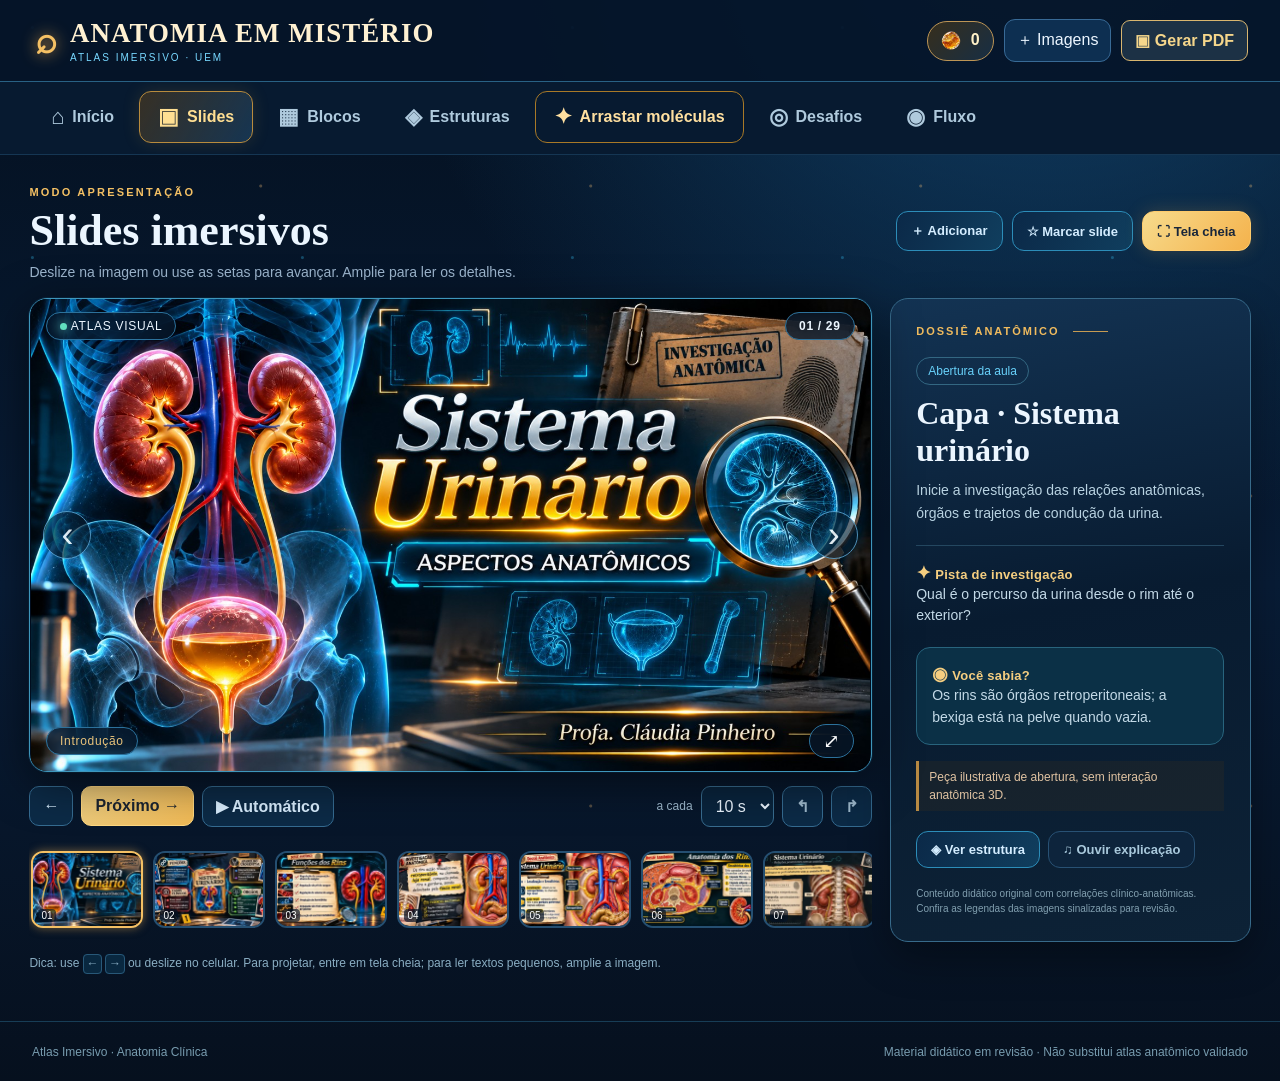
<file: index.html>
<!doctype html>
<html lang="pt-BR">
<head>
 <meta charset="UTF-8"><meta name="viewport" content="width=device-width, initial-scale=1, viewport-fit=cover">
 <meta name="theme-color" content="#07152c"><meta name="description" content="Atlas Imersivo: slides anatômicos, blocos temáticos, 170 estruturas e desafios clínicos.">
 <meta name="apple-mobile-web-app-capable" content="yes"><meta name="apple-mobile-web-app-status-bar-style" content="black-translucent">
 <link rel="manifest" href="manifest.webmanifest"><link rel="icon" href="icons/icon-192.png"><link rel="apple-touch-icon" href="icons/icon-192.png">
 <title>Atlas Imersivo | Anatomia em Mistério</title>
 <link rel="stylesheet" href="style.css">
 <link rel="stylesheet" href="laboratorio.css">
</head>
<body>
 <div class="stars" aria-hidden="true"></div>
 <div class="app-shell">
  <header class="topbar">
   <button class="brand" data-route="inicio" aria-label="Ir para o início"><span class="brand-mark">⌕</span><span class="brand-text"><strong>ANATOMIA EM MISTÉRIO</strong><small>ATLAS IMERSIVO · UEM</small></span></button>
   <div class="top-right"><span class="coin-chip" title="Moedas recebidas em desafios"><img class="coin-icon" src="assets/1000051016.webp" alt=""> <strong id="coinsTop">0</strong></span><button id="importBtn" class="icon-button" title="Adicionar imagens ao atlas" aria-label="Adicionar imagens">＋ <span class="hide-mobile">Imagens</span></button><button class="button-pdf" id="pdfReportBtn" type="button" title="Exportar respostas e slides marcados em PDF">▣ Gerar PDF</button><button id="installBtn" class="button-install" hidden>Instalar app</button></div>
  </header>
  <nav class="primary-nav" aria-label="Navegação principal">
   <button data-route="inicio" class="nav-item"><span>⌂</span> Início</button>
   <button data-route="slides" class="nav-item active"><span>▣</span> Slides</button>
   <button data-route="blocos" class="nav-item"><span>▦</span> Blocos</button>
   <button data-route="estruturas" class="nav-item"><span>◈</span> Estruturas</button>
   <a href="arrastar.html" class="nav-item lab-nav" style="display:flex;align-items:center;text-decoration:none;color:#ffe2a4"><span>✦</span> Arrastar moléculas</a><button data-route="desafios" class="nav-item"><span>◎</span> Desafios</button><button data-route="fluxo" class="nav-item"><span>◉</span> Fluxo</button>
  </nav>
  <main class="main">
   <section id="inicio" class="view" hidden>
    <div class="home-hero">
      <div class="hero-copy"><span class="eyebrow">UMA EXPERIÊNCIA DE INVESTIGAÇÃO ANATÔMICA</span><h1>Aprenda anatomia como quem desvenda um mistério.</h1><p>Apresente as imagens em sequência, navegue por blocos de estudo, investigue estruturas e resolva desafios com correlação clínica.</p><div class="hero-actions"><button class="btn btn-gold" data-route="slides">▶ Apresentar slides</button><button class="btn btn-outline" data-route="blocos">▦ Explorar blocos</button></div><div class="hero-metrics"><div><b id="homeTotalSlides">29</b><small>imagens</small></div><div><b id="homeTotalStructures">170</b><small>estruturas</small></div><div><b id="homeVisited">0</b><small>slides vistos</small></div></div></div>
      <img src="assets/hero.webp" alt="Ilustração digital do sistema urinário em estilo 3D anatômico" loading="lazy">
    </div>
    <div class="section-head"><div><span class="eyebrow">ESCOLHA SUA JORNADA</span><h2>Como quer estudar hoje?</h2></div></div>
    <div class="path-grid"><button class="path-card lab-path" onclick="window.location.href='arrastar.html'"><span class="path-icon">✦</span><h3>Jogar dentro do néfron</h3><p>Arraste moléculas com o dedo pelos destinos corretos: seis missões interativas, animações e moedas.</p><span class="path-link">Entrar no laboratório →</span></button><button data-route="slides" class="path-card"><span class="path-icon">▣</span><h3>Passar slides</h3><p>Avançar e voltar, projetar em tela cheia, ampliar e configurar avanço automático.</p><span class="path-link">Abrir apresentação →</span></button><button data-route="blocos" class="path-card"><span class="path-icon">▦</span><h3>Estudar em blocos</h3><p>Escolher por tema e abrir uma sequência específica sem perder a ordem da apresentação.</p><span class="path-link">Ver os blocos →</span></button><button data-route="estruturas" class="path-card"><span class="path-icon">◈</span><h3>Atlas anatômico</h3><p>Consultar 170 estruturas, explicação e curiosidade clínica individual.</p><span class="path-link">Explorar estruturas →</span></button></div>
   </section>

   <section id="slides" class="view">
    <div class="section-head"><div><span class="eyebrow">MODO APRESENTAÇÃO</span><h1>Slides imersivos</h1><p>Deslize na imagem ou use as setas para avançar. Amplie para ler os detalhes.</p></div><div class="section-head-actions"><button class="btn btn-outline btn-small" id="slidesImport">＋ Adicionar</button><button class="btn btn-outline btn-small" id="markSlideBtn" type="button" aria-pressed="false">☆ Marcar slide</button><button class="btn btn-gold btn-small" id="presentationBtn">⛶ Tela cheia</button></div></div>
    <div class="slide-layout">
     <div class="slide-primary">
      <div class="slide-stage" id="slideStage" tabindex="0" aria-label="Apresentação de imagens anatômicas">
       <div class="stage-top"><span class="live-pill"><span class="pulse"></span> ATLAS VISUAL</span><span class="counter" id="slideCounter">01 / 29</span></div>
       <img id="mainSlideImage" src="assets/1000051132.png" alt="Imagem anatômica do slide" draggable="false">
       <div class="stage-bottom"><span id="imageCategory">Enigma</span><button id="zoomSlide" title="Ampliar imagem" aria-label="Ampliar imagem">⤢</button></div>
       <button id="stagePrev" class="stage-arrow prev" aria-label="Slide anterior">‹</button><button id="stageNext" class="stage-arrow next" aria-label="Próximo slide">›</button>
      </div>
      <div class="slide-controls"><div class="control-group"><button id="prevSlide" class="control-btn" aria-label="Anterior">←</button><button id="nextSlide" class="control-btn control-primary">Próximo →</button><button id="playSlide" class="control-btn" aria-label="Avanço automático">▶ Automático</button></div><div class="control-group"><label class="seconds-label" for="intervalSlide">a cada</label><select id="intervalSlide" aria-label="Tempo entre slides"><option value="6">6 s</option><option value="10" selected>10 s</option><option value="15">15 s</option><option value="25">25 s</option></select><button id="movePrev" class="control-btn subtle" title="Mover slide para antes">↰</button><button id="moveNext" class="control-btn subtle" title="Mover slide para depois">↱</button></div></div>
      <div id="thumbStrip" class="thumb-strip" aria-label="Selecionar slide"></div>
     </div>
     <aside class="slide-info" id="slideInfo"><div class="info-label">DOSSIÊ ANATÔMICO <span class="info-line"></span></div><div class="info-tag" id="slideSubtitle">Investigação</div><h2 id="slideTitle"></h2><p id="slideDescription"></p><div class="info-section"><div class="info-title"><span>✦</span> Pista de investigação</div><p id="slideQuestion"></p></div><div class="info-section curiosity"><div class="info-title"><span>◉</span> Você sabia?</div><p id="slideCuriosity"></p></div><div class="caution" id="slideNote"></div><div class="info-actions"><button id="slideStructure" class="btn btn-outline btn-small">◈ Ver estrutura</button><button id="speakBtn" class="btn btn-quiet btn-small">♫ Ouvir explicação</button></div><div class="info-foot">Conteúdo didático original com correlações clínico-anatômicas. Confira as legendas das imagens sinalizadas para revisão.</div></aside>
    </div>
    <div class="kbd-hint">Dica: use <kbd>←</kbd> <kbd>→</kbd> ou deslize no celular. Para projetar, entre em tela cheia; para ler textos pequenos, amplie a imagem.</div>
   </section>

   <section id="blocos" class="view" hidden>
    <div class="section-head"><div><span class="eyebrow">ESTUDO MODULAR</span><h1>Blocos anatômicos</h1><p>Explore as imagens por assunto e abra qualquer bloco no modo Slides.</p></div><button id="blocksImport" class="btn btn-outline btn-small">＋ Adicionar imagens</button></div>
    <div class="filter-row" id="blocksFilters"></div><div class="block-grid" id="blockGrid"></div>
   </section>

   <section id="estruturas" class="view" hidden>
    <div class="section-head"><div><span class="eyebrow">ROTEIRO PRÁTICO DA UEM</span><h1>Atlas de estruturas</h1><p>Localização, explicação anatômica e curiosidade clínica organizadas em nove módulos.</p></div><span class="counter-pill" id="structureCount">170 estruturas</span></div>
    <div class="search-panel"><label class="visually-hidden" for="structureSearch">Buscar estrutura</label><input id="structureSearch" type="search" autocomplete="off" placeholder="⌕ Buscar rim, pelve renal, ureter, útero…"><select id="moduleSelect" aria-label="Filtrar módulo"><option value="all">Todos os módulos</option></select></div>
    <div class="structure-grid" id="structureGrid"></div><div class="more-area"><button id="moreStructures" class="btn btn-outline" hidden>Mostrar mais estruturas</button></div>
   </section>


   <section id="laboratorio" class="view lab-view" hidden aria-label="Jogo imersivo do néfron">
     <div class="lab-hero">
       <div><span class="lab-super">DOSSIÊ INTERATIVO • INVESTIGAÇÃO ANATÔMICA</span><h1>Missão <em>Néfron Vivo</em></h1><p>Você está dentro do laboratório renal. Toque em uma partícula e escolha seu destino, ou arraste-a até uma das zonas. Observe a resposta, aprenda a fisiologia e ganhe moedas.</p></div>
       <div class="lab-hero-score"><img src="assets/1000051016.webp" alt=""/><span>MOEDAS CONQUISTADAS</span><strong id="labCoins">0</strong></div>
     </div>
     <div class="lab-steps" id="labMissionNav" aria-label="Escolha a missão"></div>
     <div class="lab-console">
       <div class="lab-scene">
         <div class="lab-scene-frame">
           <div class="lab-scene-top"><span class="lab-scan-dot"></span><span id="labSceneTag">CÂMERA RENAL • VISTA DIDÁTICA</span><button type="button" id="labImageFull" aria-label="Ver ilustração ampliada">⤢</button></div>
           <img id="labAnatomy" class="lab-figure" src="assets/1000051017.webp" alt="Glomérulo em ilustração médica 3D"/>
           <div class="lab-visual-current" id="labVisualCurrent" aria-hidden="true"></div>
           <div class="lab-scanrings" aria-hidden="true"></div>
           <div class="lab-scene-foot"><span id="labSceneCaption">Barreira de filtração glomerular</span><span>● IMAGEM DIDÁTICA</span></div>
         </div>
         <div class="lab-journey" id="labJourney" aria-label="Andamento do percurso da urina"></div>
         <p class="lab-accuracy">Ilustrações fornecidas para estudo. Os elementos móveis são uma simulação didática, não um modelo 3D com hotspots anatômicos.</p>
         <div class="lab-learning"><div class="lab-learning-title">◎ MISSÃO ANATÔMICA</div><h3 id="labWhyTitle">Da corrente sanguínea ao filtrado</h3><p id="labWhyText"></p></div>
       </div>
       <div class="lab-controls">
         <div class="lab-console-head"><div><span class="lab-super" id="labMissionCode">FASE 01 / 04</span><h2 id="labMissionTitle">Filtração glomerular</h2></div><div class="lab-progress-ring" id="labProgressRing"><strong id="labProgressText">0/6</strong><small>ETAPAS</small></div></div>
         <p class="lab-mission-intro" id="labMissionIntro"></p>
         <div class="lab-progress-track" role="progressbar" aria-label="Progresso da missão" aria-valuemin="0" aria-valuemax="100" aria-valuenow="0" id="labProgressBar"><span id="labProgressFill"></span></div>
         <div class="lab-bank-title"><span>◈</span><strong id="labBankLabel">AMOSTRAS DO SANGUE</strong><span class="lab-hint">Toque ou arraste</span></div>
         <div class="lab-particles" id="labParticles" aria-label="Partículas disponíveis"></div>
         <p class="lab-select-note" id="labSelectNote" aria-live="polite">Escolha uma amostra para começar.</p>
         <div class="lab-zones" id="labTargets" aria-label="Destinos das partículas"></div>
         <div id="labFeedback" class="lab-feedback" role="status" aria-live="polite"><span class="lab-feedback-icon">?</span><div><b>Pronto para investigar?</b><p>Toque em uma partícula e selecione o destino correto.</p></div></div>
         <div class="lab-actions"><button type="button" id="labHintBtn" class="btn btn-outline">◉ Ver pista</button><button type="button" id="labRestartBtn" class="btn btn-outline">↻ Refazer</button><button type="button" id="labNextBtn" class="btn btn-gold" disabled>Próxima missão →</button></div>
       </div>
     </div>
     <div class="lab-bottom"><div class="lab-mini"><strong>Como funciona</strong><p>✓ Toque ou arraste • ✓ Observe o resultado • ✓ Ganhe moedas • ✓ Avance para a próxima fase</p></div><div class="lab-mini"><strong>Progresso salvo</strong><p id="labOverall">Nenhuma fase finalizada.</p></div></div>
   </section>

   <section id="fluxo" class="view" hidden><div class="lab-feature"><span>✦ NOVO JOGO</span><strong>Da imagem para a ação: classifique partículas e conduza a urina.</strong><button class="btn btn-gold btn-small" data-route="laboratorio">Abrir laboratório jogável →</button></div>
    <div class="section-head"><div><span class="eyebrow">MISSÃO FUNCIONAL</span><h1>Da filtração à eliminação</h1><p>Toque em cada etapa para acompanhar uma gota didática pelo sistema urinário.</p></div><span class="counter-pill" id="flowCounter">Etapa 1 de 7</span></div>
    <div class="flow-layout"><div class="flow-stage"><div class="flow-image-wrap"><img id="flowImage" alt="Ilustração da etapa do fluxo urinário"><span id="flowDrop" class="flow-drop" aria-hidden="true">💧</span></div><div class="flow-toolbar"><button class="btn btn-outline" id="flowPrev">← Voltar</button><button class="btn btn-gold" id="flowNext">Avançar →</button></div><div class="flow-steps" id="flowSteps"></div>
    <div class="molecule-game"><div class="molecule-head"><img src="assets/1000051015.webp" alt="Ampulheta sensorial com gotas coloridas"><div><span class="eyebrow">DESAFIO DO FILTRADO</span><h3>O que atravessa normalmente a barreira glomerular?</h3><p>Toque nas partículas que fazem parte do filtrado glomerular normal.</p></div></div><div class="molecules"><button data-molecule="agua" aria-label="Água"><img src="assets/1000051011.webp" alt=""><b>Água</b></button><button data-molecule="proteina" aria-label="Proteína grande"><img src="assets/1000051012.webp" alt=""><b>Proteína grande</b></button><button data-molecule="hemacia" aria-label="Hemácia"><img src="assets/1000051018.webp" alt=""><b>Hemácia</b></button><button data-molecule="ureia" aria-label="Ureia"><img src="assets/1000051016.webp" alt=""><b>Ureia</b></button></div><div id="moleculeFeedback" role="status" aria-live="polite">Escolha as partículas para testar sua hipótese.</div><button class="molecule-reset" id="resetMolecules">Reiniciar seleção</button></div>
   </div><div class="flow-info"><div class="info-label">DOSSIÊ FUNCIONAL</div><h2 id="flowTitle"></h2><p id="flowText"></p><div class="info-section curiosity"><div class="info-title">Você sabia?</div><p id="flowCuriosity"></p></div><p class="flow-disclaimer">A gota animada representa apenas uma jornada pedagógica. As imagens são estáticas e não reproduzem movimentos de líquidos em modelos 3D reais.</p><button class="btn btn-outline" id="flowOpenSlide">Ver imagem nos Slides</button></div></div>
   </section>

   <section id="desafios" class="view" hidden>
    <div class="section-head"><div><span class="eyebrow">LABORATÓRIO DE DESAFIOS</span><h1>Decifre a estrutura</h1><p>Leia a pista anatômica, identifique a estrutura correta e conquiste moedas.</p></div><span class="counter-pill" id="quizScore">0 acertos</span></div>
    <div class="quiz-layout"><div class="quiz-panel"><div class="quiz-head"><span class="live-pill">DESAFIO DE ANATOMIA</span><span id="quizModule" class="quiz-module">Rim e suprarrenal</span></div><h2>Qual estrutura corresponde à descrição?</h2><p id="quizPrompt">Preparando questão...</p><div class="quiz-answers" id="quizAnswers"></div><div id="quizFeedback" class="quiz-feedback" aria-live="polite"></div><div class="quiz-footer"><span>Responda para desbloquear a curiosidade clínica.</span><button id="nextQuiz" class="btn btn-gold btn-small">Outro desafio →</button></div></div><aside class="quiz-side"><span class="path-icon">✦</span><h3>Sua investigação</h3><p>As moedas e estruturas exploradas são salvas neste aparelho.</p><div class="quiz-stat"><span>Moedas</span><b id="coinsQuiz">0</b></div><div class="quiz-stat"><span>Respostas corretas</span><b id="correctQuiz">0</b></div><div class="quiz-stat"><span>Slides visitados</span><b id="slidesQuiz">0</b></div><button id="resetProgress" class="btn btn-quiet btn-small">Zerar progresso</button></aside></div>
   </section>
  </main>
  <footer class="footer"><span>Atlas Imersivo · Anatomia Clínica</span><span>Material didático em revisão · Não substitui atlas anatômico validado</span></footer>
 </div>
 <div class="zoom-modal" id="zoomModal" hidden role="dialog" aria-modal="true" aria-label="Imagem ampliada"><div class="zoom-actions"><span id="zoomCaption"></span><button id="zoomOut" aria-label="Reduzir imagem">−</button><button id="zoomReset" aria-label="Restaurar zoom">100%</button><button id="zoomIn" aria-label="Aumentar imagem">＋</button><button id="zoomClose" aria-label="Fechar">✕</button></div><div id="zoomCanvas" class="zoom-canvas"><img id="zoomImage" alt="Imagem ampliada" draggable="false"></div></div>
 <input type="file" id="fileInput" accept="image/png,image/jpeg,image/webp,image/avif" multiple hidden>
 <div id="toast" class="toast" role="status" aria-live="polite" hidden></div>
 <script type="application/json" id="slides-data">[
  {
    "id": "slide-01",
    "image": "assets/1000050918.png",
    "thumb": "assets/thumb-1000050918.webp",
    "title": "Capa · Sistema urinário",
    "subtitle": "Abertura da aula",
    "description": "Inicie a investigação das relações anatômicas, órgãos e trajetos de condução da urina.",
    "category": "Introdução",
    "question": "Qual é o percurso da urina desde o rim até o exterior?",
    "curiosity": "Os rins são órgãos retroperitoneais; a bexiga está na pelve quando vazia.",
    "structure": "Rins",
    "note": "Peça ilustrativa de abertura, sem interação anatômica 3D."
  },
  {
    "id": "slide-02",
    "image": "assets/1000050921.png",
    "thumb": "assets/thumb-1000050921.webp",
    "title": "Dossiê · Sistema urinário",
    "subtitle": "Visão integrada",
    "description": "Explore as funções renais, os principais órgãos e duas variações anatômicas.",
    "category": "Introdução",
    "question": "Diferencie rim, ureter, bexiga e uretra por suas funções.",
    "curiosity": "A posição renal depende do desenvolvimento embrionário e de suas relações retroperitoneais.",
    "structure": "Rim",
    "note": "Infográfico didático; revisar termos e textos antes de projetar como gabarito."
  },
  {
    "id": "slide-03",
    "image": "assets/1000051122.png",
    "thumb": "assets/thumb-03.webp",
    "title": "Dossiê · Funções dos rins",
    "subtitle": "Fisiologia integrada",
    "description": "Reveja homeostase, equilíbrio ácido-base, controle volêmico e eliminação de metabólitos.",
    "category": "Função",
    "question": "Selecione uma função renal e conecte-a a uma estrutura anatômica.",
    "curiosity": "Além de formar urina, os rins participam do controle da pressão arterial e produzem eritropoietina.",
    "structure": "Córtex renal",
    "note": "Funções devem ser explicadas com precisão fisiológica; regulação da glicose não é um mecanismo exclusivamente renal."
  },
  {
    "id": "slide-04",
    "image": "assets/1000051139.png",
    "thumb": "assets/thumb-1000051139.webp",
    "title": "Localização · Retroperitônio",
    "subtitle": "Topografia renal",
    "description": "Investigue a loja renal e seus limites, com atenção à fáscia renal e à gordura perirrenal.",
    "category": "Topografia",
    "question": "Aponte quais estruturas compõem a loja renal e o que a delimita.",
    "curiosity": "A gordura perirrenal é importante para amortecimento e sustentação do órgão.",
    "structure": "Fáscia renal",
    "note": "Esquema visual: limites e vasos precisam de revisão anatômica."
  },
  {
    "id": "slide-05",
    "image": "assets/1000051134.png",
    "thumb": "assets/thumb-1000051134.webp",
    "title": "Localização e envoltórios",
    "subtitle": "Topografia renal",
    "description": "Analise a posição retroperitoneal e a disposição dos envoltórios próximos aos rins.",
    "category": "Topografia",
    "question": "Diferencie cápsula fibrosa, gordura perirrenal e fáscia renal.",
    "curiosity": "A cápsula fibrosa fica intimamente aderida ao rim; a fáscia renal delimita o compartimento perirrenal.",
    "structure": "Cápsula fibrosa renal",
    "note": "Não use a imagem, isoladamente, para inferir relações vasculares."
  },
  {
    "id": "slide-06",
    "image": "assets/1000051133.png",
    "thumb": "assets/thumb-1000051133.webp",
    "title": "Envoltórios renais · Corte transversal",
    "subtitle": "Envoltórios",
    "description": "Compare cápsula fibrosa, gordura perirrenal e fáscia renal num corte axial.",
    "category": "Envoltórios",
    "question": "Qual camada toca diretamente o parênquima renal?",
    "curiosity": "A cápsula fibrosa adere à superfície renal e pode ser destacada em condições normais.",
    "structure": "Cápsula fibrosa renal",
    "note": "Imagem axial estilizada, com rótulos a verificar; orientação e proporções não equivalem a TC real."
  },
  {
    "id": "slide-07",
    "image": "assets/1000051135.png",
    "thumb": "assets/thumb-1000051135.webp",
    "title": "Relação posterior com as costelas",
    "subtitle": "Topografia renal",
    "description": "Observe a região lombar, a caixa torácica e a proteção óssea dos polos superiores.",
    "category": "Topografia",
    "question": "Qual costela costuma cruzar posteriormente o rim direito? E o esquerdo?",
    "curiosity": "O rim esquerdo relaciona-se habitualmente às costelas XI e XII, e o direito sobretudo à XII.",
    "structure": "Polo superior renal",
    "note": "A imagem contém generalização sobre as costelas; considerar assimetria entre os lados."
  },
  {
    "id": "slide-08",
    "image": "assets/1000050944.png",
    "thumb": "assets/thumb-1000050944.webp",
    "title": "Investigação · Costelas XI e XII",
    "subtitle": "Topografia renal",
    "description": "Compare os polos superiores dos rins com as costelas mais caudais em vista posterior.",
    "category": "Topografia",
    "question": "A relação com as costelas é exatamente igual à direita e à esquerda?",
    "curiosity": "A posição mais inferior do rim direito altera suas relações posteriores.",
    "structure": "Polo superior renal",
    "note": "ATENÇÃO: a relação com XI e XII não é simétrica; o rim direito tipicamente relaciona-se à XII e o esquerdo a XI e XII."
  },
  {
    "id": "slide-09",
    "image": "assets/1000051136.png",
    "thumb": "assets/thumb-1000051136.webp",
    "title": "Relações musculares posteriores",
    "subtitle": "Topografia renal",
    "description": "Reconheça psoas maior e quadrado do lombo em relação às superfícies posteriores renais.",
    "category": "Topografia",
    "question": "Onde ficam o psoas maior e o quadrado do lombo em relação ao rim?",
    "curiosity": "O acesso posterior ao rim requer atenção às camadas musculares, ao diafragma e à pleura.",
    "structure": "Face posterior renal",
    "note": "Ilustração esquemática; verificar a orientação dos vasos antes de citar sua disposição."
  },
  {
    "id": "slide-10",
    "image": "assets/1000050759.png",
    "thumb": "assets/thumb-1000050759.webp",
    "title": "Localização anatômica dos rins",
    "subtitle": "Topografia renal",
    "description": "Acompanhe a explicação de Dra. Yumi e Mika sobre os níveis vertebrais e as relações posteriores.",
    "category": "Topografia",
    "question": "Por que o rim direito está geralmente um pouco mais inferior?",
    "curiosity": "O fígado contribui para a posição inferior relativa do rim direito.",
    "structure": "Polo inferior renal",
    "note": "Arte narrativa didática, com informações vertebrais aproximadas."
  },
  {
    "id": "slide-11",
    "image": "assets/1000051127.png",
    "thumb": "assets/thumb-04.webp",
    "title": "Localização e relações dos rins",
    "subtitle": "Topografia renal",
    "description": "Observe níveis vertebrais, diferenças entre lados e relações com as vísceras abdominais.",
    "category": "Topografia",
    "question": "Associe rim direito ao fígado e rim esquerdo a estômago, baço e pâncreas.",
    "curiosity": "O rim direito costuma estar um pouco mais baixo por causa da presença do fígado.",
    "structure": "Face anterior renal",
    "note": "Ilustração esquemática: a posição exata dos órgãos varia entre indivíduos."
  },
  {
    "id": "slide-12",
    "image": "assets/1000051138.png",
    "thumb": "assets/thumb-1000051138.webp",
    "title": "Anatomia externa · Faces e margens",
    "subtitle": "Morfologia externa",
    "description": "Estude polos, margens, superfícies e hilo renal nos dois lados.",
    "category": "Morfologia",
    "question": "Qual margem renal apresenta o hilo e como é sua concavidade?",
    "curiosity": "Em geral, o hilo situa-se na margem medial, que é côncava.",
    "structure": "Margem medial do rim",
    "note": "A região do hilo contém vasos, nervos e sistema coletor, mas o ureter é continuação da pelve renal."
  },
  {
    "id": "slide-13",
    "image": "assets/1000051137.png",
    "thumb": "assets/thumb-1000051137.webp",
    "title": "Anatomia externa · Hilo renal",
    "subtitle": "Morfologia externa",
    "description": "Observe o hilo, a artéria, a veia e a continuação da pelve renal.",
    "category": "Morfologia",
    "question": "Qual a ordem clássica de anterior para posterior: veia, artéria e pelve?",
    "curiosity": "A relação usual é VAP: veia, artéria e pelve renal.",
    "structure": "Hilo renal",
    "note": "O ureter não é um vaso do pedículo; identificar separadamente pelve renal e ureter."
  },
  {
    "id": "slide-14",
    "image": "assets/1000051124.jpg",
    "thumb": "assets/thumb-05.webp",
    "title": "Rins · Faces e estruturas relacionadas",
    "subtitle": "Morfologia externa",
    "description": "Compare contornos renais e marque mentalmente margem lateral, margem medial e polo inferior.",
    "category": "Morfologia",
    "question": "Localize o hilo na margem medial e trace a saída do ureter.",
    "curiosity": "No hilo renal, a relação habitual de anterior para posterior é veia, artéria e pelve renal.",
    "structure": "Hilo renal",
    "note": "Verifique a correspondência entre números e legendas antes de usar como avaliação."
  },
  {
    "id": "slide-15",
    "image": "assets/1000051130.jpg",
    "thumb": "assets/thumb-06.webp",
    "title": "Rins · Peças anatômicas",
    "subtitle": "Morfologia externa",
    "description": "Estude peças renais com vasos do hilo e estruturas vizinhas, mantendo a comparação lado a lado.",
    "category": "Morfologia",
    "question": "Qual parte da imagem representa o polo superior e onde fica a margem medial?",
    "curiosity": "O tecido adiposo perirrenal contribui para a posição e proteção do rim no retroperitônio.",
    "structure": "Fáscia renal",
    "note": "A numeração deve ser conferida com fonte anatômica confiável."
  },
  {
    "id": "slide-16",
    "image": "assets/1000051129.jpg",
    "thumb": "assets/thumb-07.webp",
    "title": "Rim · Corte longitudinal",
    "subtitle": "Anatomia interna",
    "description": "Percorra córtex, medula, pirâmides, papilas, cálices menores e maiores e pelve renal.",
    "category": "Corte renal",
    "question": "Siga: papila → cálice menor → cálice maior → pelve renal → ureter.",
    "curiosity": "O ápice de cada pirâmide forma uma papila que escoa urina para um cálice menor.",
    "structure": "Papila renal",
    "note": "A numeração é parte da imagem original; as estruturas devem ser identificadas com base anatômica."
  },
  {
    "id": "slide-17",
    "image": "assets/1000051128.png",
    "thumb": "assets/thumb-08.webp",
    "title": "Rim · Atlas numerado",
    "subtitle": "Anatomia interna",
    "description": "Revise os compartimentos do parênquima e o sistema coletor no corte longitudinal.",
    "category": "Corte renal",
    "question": "Diferencie a coluna renal, que é tecido cortical, da pirâmide renal, que pertence à medula.",
    "curiosity": "Os cálices menores recolhem urina nas papilas; a pelve é a dilatação que precede o ureter.",
    "structure": "Pelve renal",
    "note": "Revisar numeração e posições dos rótulos antes de utilizar como gabarito."
  },
  {
    "id": "slide-18",
    "image": "assets/1000051126.png",
    "thumb": "assets/thumb-09.webp",
    "title": "Irrigação renal e suprarrenal",
    "subtitle": "Anatomia vascular",
    "description": "Investigue os ramos segmentares, interlobares e arqueados e sua relação com o rim.",
    "category": "Vascularização",
    "question": "Partindo da artéria renal, procure o trajeto até vasos arqueados na junção corticomedular.",
    "curiosity": "As artérias renais segmentares são funcionalmente terminais, com importância em ressecções segmentares.",
    "structure": "Artéria arqueada",
    "note": "Esquema para estudo; confirmar origens e rótulos dos ramos antes de utilizá-lo como referência cirúrgica."
  },
  {
    "id": "slide-19",
    "image": "assets/1000051017.webp",
    "thumb": "assets/thumb-1000051017.webp",
    "title": "Glomérulo · início da filtração",
    "subtitle": "Fluxo funcional",
    "description": "Observe a representação do corpúsculo renal com capilares e espaço capsular.",
    "category": "Fluxo",
    "question": "Onde o ultrafiltrado se acumula antes de seguir ao túbulo proximal?",
    "curiosity": "A barreira de filtração envolve endotélio fenestrado, membrana basal glomerular e podócitos.",
    "structure": "Cápsula glomerular",
    "note": "Modelo gráfico estilizado, não representa todos os detalhes microscópicos."
  },
  {
    "id": "slide-20",
    "image": "assets/1000050855.webp",
    "thumb": "assets/thumb-1000050855.webp",
    "title": "Néfron · Trajeto tubular",
    "subtitle": "Fluxo funcional",
    "description": "Percorra o túbulo contorcido proximal, alça do néfron, túbulo distal e sistema coletor.",
    "category": "Fluxo",
    "question": "Que segmento desce em direção à medula e retorna ao córtex?",
    "curiosity": "A organização em contracorrente participa da concentração urinária.",
    "structure": "Néfron",
    "note": "Modelo artístico simplificado; sua imagem isolada não substitui atlas histológico."
  },
  {
    "id": "slide-21",
    "image": "assets/1000051021.webp",
    "thumb": "assets/thumb-1000051021.webp",
    "title": "Trocas tubulares · Reabsorção",
    "subtitle": "Fluxo funcional",
    "description": "Observe a representação da interface entre epitélio tubular e sangue.",
    "category": "Fluxo",
    "question": "A reabsorção tubular ocorre do lúmen em direção ao interstício e aos capilares.",
    "curiosity": "A maior parte da água e do sódio filtrados é reabsorvida ao longo do néfron.",
    "structure": "Túbulo proximal",
    "note": "Esquema visual das trocas; os trajetos e setas não são rotulados por soluto."
  },
  {
    "id": "slide-22",
    "image": "assets/1000050858.webp",
    "thumb": "assets/thumb-1000050858.webp",
    "title": "Rim em corte · Sistema coletor",
    "subtitle": "Fluxo funcional",
    "description": "Siga o percurso do conteúdo urinário pelos cálices e pela pelve renal.",
    "category": "Fluxo",
    "question": "Qual estrutura recebe a urina diretamente da papila renal?",
    "curiosity": "O cálice menor envolve a papila renal antes de se unir aos cálices maiores.",
    "structure": "Cálice renal menor",
    "note": "Arte de referência 3D estática; setas indicam fluxo esquemático."
  },
  {
    "id": "slide-23",
    "image": "assets/1000051025.webp",
    "thumb": "assets/thumb-1000051025.webp",
    "title": "Ureter · Peristaltismo",
    "subtitle": "Fluxo funcional",
    "description": "Observe as camadas do ureter e imagine o deslocamento da urina por contrações musculares.",
    "category": "Fluxo",
    "question": "Qual mecanismo move a urina quando estamos deitados?",
    "curiosity": "As ondas peristálticas transportam a urina independentemente da gravidade.",
    "structure": "Ureter",
    "note": "Ilustração artística estática, não é modelo tridimensional manipulável."
  },
  {
    "id": "slide-24",
    "image": "assets/1000051014.webp",
    "thumb": "assets/thumb-1000051014.webp",
    "title": "Bexiga · Armazenamento e saída",
    "subtitle": "Fluxo funcional",
    "description": "Examine a bexiga aberta e o óstio interno da uretra.",
    "category": "Fluxo",
    "question": "Qual região triangular tem vértices nos óstios ureterais e uretral interno?",
    "curiosity": "O trígono vesical tem mucosa mais fixa que outras regiões da bexiga.",
    "structure": "Trígono vesical",
    "note": "Arte conceitual, não possui hotspots anatômicos reais."
  },
  {
    "id": "slide-25",
    "image": "assets/1000051013.webp",
    "thumb": "assets/thumb-1000051013.webp",
    "title": "Bexiga · Enchimento",
    "subtitle": "Fluxo funcional",
    "description": "Compare a distensão da bexiga e o acúmulo gradual de urina.",
    "category": "Fluxo",
    "question": "Qual músculo da parede vesical participa do esvaziamento?",
    "curiosity": "O músculo detrusor contrai durante a micção; os esfíncteres regulam a saída.",
    "structure": "Músculo detrusor",
    "note": "Arte conceitual, não representa o padrão real de jato urinário."
  },
  {
    "id": "slide-26",
    "image": "assets/1000050763.png",
    "thumb": "assets/thumb-1000050763.webp",
    "title": "Caso clínico · Uretra masculina",
    "subtitle": "Uretra e pelve",
    "description": "Estude as quatro regiões uretrais e as estruturas anatômicas da uretra prostática.",
    "category": "Uretra",
    "question": "Que porção atravessa a próstata e apresenta o colículo seminal?",
    "curiosity": "A hiperplasia prostática pode comprimir a uretra prostática e reduzir o jato urinário.",
    "structure": "Uretra prostática",
    "note": "Desenho ilustrativo; observar a ordem das regiões e a diferença entre ductos e seios prostáticos."
  },
  {
    "id": "slide-27",
    "image": "assets/1000051125.png",
    "thumb": "assets/thumb-10.webp",
    "title": "Pelve · Corte mediano",
    "subtitle": "Pelve feminina",
    "description": "Observe relações entre bexiga, útero, vagina e reto em um plano sagital esquemático.",
    "category": "Pelve",
    "question": "Analise as relações da bexiga com útero e vagina em um corte sagital feminino.",
    "curiosity": "A escavação retouterina é a parte mais declive da cavidade peritoneal feminina em posição ortostática.",
    "structure": "Fórnice da vagina",
    "note": "ATENÇÃO: o título superior da imagem diz “pelve masculina”, mas representa anatomia feminina. Usar como ilustração a revisar."
  },
  {
    "id": "slide-28",
    "image": "assets/1000051132.png",
    "thumb": "assets/thumb-01.webp",
    "title": "Enigma 01 · Variações anatômicas",
    "subtitle": "Anatomia em Mistério",
    "description": "Investigue uma configuração incomum dos polos renais e identifique as referências normais antes de levantar hipóteses.",
    "category": "Enigma",
    "question": "Identifique as faces, margens, polos e a posição do hilo renal antes de interpretar uma imagem.",
    "curiosity": "A posição relativa dos polos e do hilo auxilia a reconhecer variações de rotação e fusão renal.",
    "structure": "Hilo renal",
    "note": "A figura é um enigma ilustrativo, não um exame diagnóstico para interpretação isolada."
  },
  {
    "id": "slide-29",
    "image": "assets/1000051131.png",
    "thumb": "assets/thumb-02.webp",
    "title": "Caso 03 · Rim pélvico",
    "subtitle": "Anatomia em Mistério",
    "description": "Compare a posição renal habitual com um rim ectópico na pelve e investigue suas novas relações topográficas.",
    "category": "Enigma",
    "question": "Em um rim pélvico, a posição, rotação e vascularização podem variar em relação ao padrão habitual.",
    "curiosity": "Durante a ascensão embrionária, o rim pode permanecer na pelve, e vasos acessórios podem persistir.",
    "structure": "Polo inferior renal",
    "note": "A imagem é didática; relações específicas e vasos devem ser confirmados em um modelo validado."
  }
]</script>
 <script type="application/json" id="atlas-data">{
  "titulo": "ATLAS IMERSIVO | Anatomia Clínica — Roteiro PWA",
  "subtitulo": "Sistemas urinário e genitais, parede pélvica e períneo",
  "base_estrutural": "Roteiro prático de Anatomia, UEM/DCM/Medicina, seis páginas, fornecido pela usuária",
  "referencia_conceitual": "Moore: Anatomia Orientada para a Clínica, 9ª edição (Guanabara Koogan); textos didáticos autorais, sem referência a trechos/páginas específicos",
  "quantidade_total_de_entradas": 170,
  "modulos": [
    {
      "modulo": "01 — Rim e suprarrenal",
      "pagina_roteiro": 1,
      "cena_3d": "Rins em retroperitônio com transparência progressiva, secção coronal, vasos e pirâmides destacáveis",
      "estruturas": [
        {
          "id": "01_—_rim_e_suprarrenal-001",
          "estrutura": "Margem lateral do rim",
          "explicacao": "Contorno convexo voltado lateralmente, oposto ao hilo renal.",
          "curiosidade_clinica": "Na ultrassonografia, seu contorno ajuda a reconhecer a morfologia renal.",
          "pagina_roteiro": 1
        },
        {
          "id": "01_—_rim_e_suprarrenal-002",
          "estrutura": "Margem medial do rim",
          "explicacao": "Borda côncava voltada para os grandes vasos, onde se abre o hilo.",
          "curiosidade_clinica": "Na vizinhança do hilo situam-se vasos e a pelve renal, essenciais em cirurgias.",
          "pagina_roteiro": 1
        },
        {
          "id": "01_—_rim_e_suprarrenal-003",
          "estrutura": "Hilo renal",
          "explicacao": "Fenda da margem medial que dá passagem ao pedículo renal.",
          "curiosidade_clinica": "Em geral, da frente para trás, encontram-se veia, artéria e pelve renal.",
          "pagina_roteiro": 1
        },
        {
          "id": "01_—_rim_e_suprarrenal-004",
          "estrutura": "Face anterior renal",
          "explicacao": "Superfície relacionada a vísceras abdominais e peritônio, com contatos distintos à direita e à esquerda.",
          "curiosidade_clinica": "O rim direito relaciona-se anteriormente ao fígado; o esquerdo, ao baço e ao estômago.",
          "pagina_roteiro": 1
        },
        {
          "id": "01_—_rim_e_suprarrenal-005",
          "estrutura": "Face posterior renal",
          "explicacao": "Superfície apoiada na parede posterior do abdome e músculos adjacentes.",
          "curiosidade_clinica": "O contato com diafragma e costelas explica cuidados no acesso posterior ao rim.",
          "pagina_roteiro": 1
        },
        {
          "id": "01_—_rim_e_suprarrenal-006",
          "estrutura": "Polo superior renal",
          "explicacao": "Extremidade cranial do rim, próxima à glândula suprarrenal.",
          "curiosidade_clinica": "O rim esquerdo costuma estar ligeiramente mais alto que o direito.",
          "pagina_roteiro": 1
        },
        {
          "id": "01_—_rim_e_suprarrenal-007",
          "estrutura": "Polo inferior renal",
          "explicacao": "Extremidade caudal, normalmente abaixo do polo superior contralateral correspondente.",
          "curiosidade_clinica": "A posição dos polos muda com a respiração pela mobilidade renal.",
          "pagina_roteiro": 1
        },
        {
          "id": "01_—_rim_e_suprarrenal-008",
          "estrutura": "Corpo adiposo pararrenal",
          "explicacao": "Gordura externa à fáscia renal que contribui para sustentação e proteção.",
          "curiosidade_clinica": "Diferencie a gordura pararrenal da perirrenal ao interpretar imagens tomográficas.",
          "pagina_roteiro": 1
        },
        {
          "id": "01_—_rim_e_suprarrenal-009",
          "estrutura": "Fáscia renal",
          "explicacao": "Envoltório de tecido conjuntivo que delimita o compartimento perirrenal.",
          "curiosidade_clinica": "Coleções podem se disseminar conforme os planos fasciais retroperitoneais.",
          "pagina_roteiro": 1
        },
        {
          "id": "01_—_rim_e_suprarrenal-010",
          "estrutura": "Cápsula adiposa perirrenal",
          "explicacao": "Tecido adiposo entre a cápsula fibrosa e a fáscia renal.",
          "curiosidade_clinica": "A gordura perirrenal ajuda a amortecer movimentos e impactos.",
          "pagina_roteiro": 1
        },
        {
          "id": "01_—_rim_e_suprarrenal-011",
          "estrutura": "Cápsula fibrosa renal",
          "explicacao": "Lâmina conjuntiva resistente que recobre diretamente o parênquima renal.",
          "curiosidade_clinica": "Em alguns processos inflamatórios, sua separação cirúrgica pode ser difícil.",
          "pagina_roteiro": 1
        },
        {
          "id": "01_—_rim_e_suprarrenal-012",
          "estrutura": "Córtex renal",
          "explicacao": "Zona periférica que abriga corpúsculos renais e segmentos tubulares.",
          "curiosidade_clinica": "A distinção córtico-medular é parâmetro de avaliação ultrassonográfica.",
          "pagina_roteiro": 1
        },
        {
          "id": "01_—_rim_e_suprarrenal-013",
          "estrutura": "Colunas renais",
          "explicacao": "Extensões do córtex que penetram entre as pirâmides medulares.",
          "curiosidade_clinica": "Colunas proeminentes podem simular massas, apesar de serem variantes normais.",
          "pagina_roteiro": 1
        },
        {
          "id": "01_—_rim_e_suprarrenal-014",
          "estrutura": "Pirâmides renais",
          "explicacao": "Estruturas cônicas medulares cujos ápices se dirigem aos cálices.",
          "curiosidade_clinica": "Os túbulos coletores conduzem urina em direção às papilas.",
          "pagina_roteiro": 1
        },
        {
          "id": "01_—_rim_e_suprarrenal-015",
          "estrutura": "Papilas renais",
          "explicacao": "Ápices das pirâmides que desembocam nos cálices menores.",
          "curiosidade_clinica": "Obstrução ou necrose papilar pode alterar a drenagem urinária.",
          "pagina_roteiro": 1
        },
        {
          "id": "01_—_rim_e_suprarrenal-016",
          "estrutura": "Cálices renais menores",
          "explicacao": "Pequenas cavidades que recebem urina das papilas.",
          "curiosidade_clinica": "O número e a disposição dos cálices variam entre indivíduos.",
          "pagina_roteiro": 1
        },
        {
          "id": "01_—_rim_e_suprarrenal-017",
          "estrutura": "Cálices renais maiores",
          "explicacao": "Cavidades formadas pela confluência de cálices menores.",
          "curiosidade_clinica": "São parte do sistema coletor visualizado em exames contrastados.",
          "pagina_roteiro": 1
        },
        {
          "id": "01_—_rim_e_suprarrenal-018",
          "estrutura": "Pelve renal",
          "explicacao": "Expansão funiliforme que recebe urina dos cálices maiores antes do ureter.",
          "curiosidade_clinica": "Cálculos nessa região podem comprometer a drenagem de vários cálices.",
          "pagina_roteiro": 1
        },
        {
          "id": "01_—_rim_e_suprarrenal-019",
          "estrutura": "Artéria segmentar renal superior",
          "explicacao": "Ramo arterial que irriga um território renal superior.",
          "curiosidade_clinica": "As artérias segmentares têm pouca circulação colateral funcional, relevante em ressecções.",
          "pagina_roteiro": 1
        },
        {
          "id": "01_—_rim_e_suprarrenal-020",
          "estrutura": "Artéria segmentar renal anterossuperior",
          "explicacao": "Ramo destinado ao segmento anterossuperior do rim.",
          "curiosidade_clinica": "A irrigação por segmentos permite planejar cirurgias poupadoras de parênquima.",
          "pagina_roteiro": 1
        },
        {
          "id": "01_—_rim_e_suprarrenal-021",
          "estrutura": "Artéria segmentar renal anteroinferior",
          "explicacao": "Ramo destinado ao segmento anteroinferior do rim.",
          "curiosidade_clinica": "A obstrução pode causar isquemia no território irrigado.",
          "pagina_roteiro": 1
        },
        {
          "id": "01_—_rim_e_suprarrenal-022",
          "estrutura": "Artéria segmentar renal inferior",
          "explicacao": "Ramo que atende predominantemente a porção inferior do rim.",
          "curiosidade_clinica": "Artérias polares acessórias podem acompanhar variações dessa distribuição.",
          "pagina_roteiro": 1
        },
        {
          "id": "01_—_rim_e_suprarrenal-023",
          "estrutura": "Artéria arqueada renal",
          "explicacao": "Vaso que acompanha a junção corticomedular, na base das pirâmides.",
          "curiosidade_clinica": "Sua distribuição ajuda a entender a ramificação intrarrenal em imagens.",
          "pagina_roteiro": 1
        },
        {
          "id": "01_—_rim_e_suprarrenal-024",
          "estrutura": "Glândula suprarrenal",
          "explicacao": "Órgão endócrino sobre o polo superior renal, separado funcionalmente do rim.",
          "curiosidade_clinica": "Apesar da proximidade, sua função é hormonal, não de produção de urina.",
          "pagina_roteiro": 1
        },
        {
          "id": "01_—_rim_e_suprarrenal-025",
          "estrutura": "Artérias suprarrenais superiores",
          "explicacao": "Ramos geralmente originados das artérias frênicas inferiores.",
          "curiosidade_clinica": "Uma pequena glândula recebe múltiplos ramos arteriais.",
          "pagina_roteiro": 1
        },
        {
          "id": "01_—_rim_e_suprarrenal-026",
          "estrutura": "Artéria suprarrenal média",
          "explicacao": "Ramo normalmente proveniente da aorta abdominal.",
          "curiosidade_clinica": "O padrão vascular pode variar e importa no planejamento operatório.",
          "pagina_roteiro": 1
        },
        {
          "id": "01_—_rim_e_suprarrenal-027",
          "estrutura": "Artérias suprarrenais inferiores",
          "explicacao": "Ramos habitualmente derivados das artérias renais.",
          "curiosidade_clinica": "As veias suprarrenais têm drenagem assimétrica entre direita e esquerda.",
          "pagina_roteiro": 1
        }
      ],
      "quantidade": 27
    },
    {
      "modulo": "02 — Ureter, bexiga e uretra",
      "pagina_roteiro": 1,
      "cena_3d": "Percurso da urina com gota luminosa, ureter com peristalse e bexiga em corte móvel",
      "estruturas": [
        {
          "id": "02_—_ureter,_bexiga_e_uretra-001",
          "estrutura": "Parte abdominal do ureter",
          "explicacao": "Segmento retroperitoneal que desce da pelve renal até a entrada da pelve.",
          "curiosidade_clinica": "Um cálculo pode impactar-se próximo à junção ureteropélvica.",
          "pagina_roteiro": 1
        },
        {
          "id": "02_—_ureter,_bexiga_e_uretra-002",
          "estrutura": "Parte pélvica do ureter",
          "explicacao": "Segmento que percorre a parede lateral pélvica em direção à bexiga.",
          "curiosidade_clinica": "Na mulher, passa inferiormente à artéria uterina, relação cirúrgica decisiva.",
          "pagina_roteiro": 1
        },
        {
          "id": "02_—_ureter,_bexiga_e_uretra-003",
          "estrutura": "Parte intramural do ureter",
          "explicacao": "Trajeto oblíquo do ureter através da parede vesical.",
          "curiosidade_clinica": "Sua obliquidade ajuda a limitar o refluxo de urina durante a micção.",
          "pagina_roteiro": 1
        },
        {
          "id": "02_—_ureter,_bexiga_e_uretra-004",
          "estrutura": "Ápice da bexiga e ligamento umbilical mediano",
          "explicacao": "Extremidade anterior da bexiga, relacionada ao remanescente fibroso do úraco.",
          "curiosidade_clinica": "Persistências do úraco podem originar alterações na linha mediana.",
          "pagina_roteiro": 1
        },
        {
          "id": "02_—_ureter,_bexiga_e_uretra-005",
          "estrutura": "Corpo da bexiga",
          "explicacao": "Porção distensível que armazena urina entre as micções.",
          "curiosidade_clinica": "Seu volume e sua forma mudam consideravelmente ao encher.",
          "pagina_roteiro": 1
        },
        {
          "id": "02_—_ureter,_bexiga_e_uretra-006",
          "estrutura": "Fundo da bexiga",
          "explicacao": "Superfície posterior, oposta ao ápice, relacionada a estruturas pélvicas.",
          "curiosidade_clinica": "As relações do fundo diferem entre as anatomias masculina e feminina.",
          "pagina_roteiro": 1
        },
        {
          "id": "02_—_ureter,_bexiga_e_uretra-007",
          "estrutura": "Úvula da bexiga",
          "explicacao": "Pequena elevação próxima ao óstio interno da uretra, mais perceptível em certos casos.",
          "curiosidade_clinica": "Na próstata aumentada, a elevação na região do colo pode se acentuar.",
          "pagina_roteiro": 1
        },
        {
          "id": "02_—_ureter,_bexiga_e_uretra-008",
          "estrutura": "Trígono vesical",
          "explicacao": "Área lisa delimitada pelos dois óstios ureterais e pelo óstio interno da uretra.",
          "curiosidade_clinica": "Sua mucosa é menos pregueada do que a do restante da bexiga vazia.",
          "pagina_roteiro": 1
        },
        {
          "id": "02_—_ureter,_bexiga_e_uretra-009",
          "estrutura": "Prega interuretérica",
          "explicacao": "Relevo mucoso que une os óstios dos dois ureteres.",
          "curiosidade_clinica": "Serve como referência de orientação durante a cistoscopia.",
          "pagina_roteiro": 1
        },
        {
          "id": "02_—_ureter,_bexiga_e_uretra-010",
          "estrutura": "Óstio ureteral",
          "explicacao": "Abertura pela qual cada ureter desemboca na bexiga.",
          "curiosidade_clinica": "O aspecto dos jatos ureterais pode ser observado em exames endoscópicos.",
          "pagina_roteiro": 1
        },
        {
          "id": "02_—_ureter,_bexiga_e_uretra-011",
          "estrutura": "Óstio interno da uretra",
          "explicacao": "Abertura na saída da bexiga para a uretra.",
          "curiosidade_clinica": "Integra a região do colo vesical, fundamental no mecanismo de continência.",
          "pagina_roteiro": 1
        },
        {
          "id": "02_—_ureter,_bexiga_e_uretra-012",
          "estrutura": "Uretra masculina intramural",
          "explicacao": "Curto trecho uretral no colo vesical, antes da próstata.",
          "curiosidade_clinica": "Sua topografia participa dos mecanismos de fechamento do colo vesical.",
          "pagina_roteiro": 1
        },
        {
          "id": "02_—_ureter,_bexiga_e_uretra-013",
          "estrutura": "Uretra masculina prostática",
          "explicacao": "Segmento que atravessa a próstata e recebe aberturas dos ductos ejaculatórios.",
          "curiosidade_clinica": "Doenças da próstata podem alterar o fluxo urinário.",
          "pagina_roteiro": 1
        },
        {
          "id": "02_—_ureter,_bexiga_e_uretra-014",
          "estrutura": "Uretra masculina membranácea",
          "explicacao": "Trecho curto que atravessa a região do esfíncter externo da uretra.",
          "curiosidade_clinica": "Lesões pélvicas podem comprometer esse segmento e a continência.",
          "pagina_roteiro": 1
        },
        {
          "id": "02_—_ureter,_bexiga_e_uretra-015",
          "estrutura": "Uretra masculina esponjosa",
          "explicacao": "Segmento longo que percorre o corpo esponjoso do pênis.",
          "curiosidade_clinica": "Possui dilatação distal chamada fossa navicular.",
          "pagina_roteiro": 1
        },
        {
          "id": "02_—_ureter,_bexiga_e_uretra-016",
          "estrutura": "Óstio externo da uretra masculina",
          "explicacao": "Abertura terminal da uretra na glande.",
          "curiosidade_clinica": "É um dos pontos relativamente estreitos da uretra masculina.",
          "pagina_roteiro": 1
        },
        {
          "id": "02_—_ureter,_bexiga_e_uretra-017",
          "estrutura": "Fossa navicular da uretra",
          "explicacao": "Dilatação distal da uretra esponjosa localizada na glande.",
          "curiosidade_clinica": "Seu formato é relevante para instrumentação uretral.",
          "pagina_roteiro": 1
        },
        {
          "id": "02_—_ureter,_bexiga_e_uretra-018",
          "estrutura": "Óstio interno da uretra feminina",
          "explicacao": "Abertura da uretra no colo da bexiga.",
          "curiosidade_clinica": "A uretra feminina é mais curta do que a masculina.",
          "pagina_roteiro": 1
        },
        {
          "id": "02_—_ureter,_bexiga_e_uretra-019",
          "estrutura": "Óstio externo da uretra feminina",
          "explicacao": "Abertura uretral no vestíbulo da vulva, anterior ao óstio vaginal.",
          "curiosidade_clinica": "Sua proximidade com o períneo ajuda a compreender a ascensão de infecções.",
          "pagina_roteiro": 1
        }
      ],
      "quantidade": 19
    },
    {
      "modulo": "03 — Escroto, testículo, epidídimo e funículo",
      "pagina_roteiro": 2,
      "cena_3d": "Anatomia masculina em 3D com camadas do escroto destacáveis, testículo e epidídimo giratórios",
      "estruturas": [
        {
          "id": "03_—_escroto,_testículo,_epidídimo_e_funículo-001",
          "estrutura": "Pele do escroto e rafe",
          "explicacao": "Revestimento cutâneo fino com linha mediana de fusão visível.",
          "curiosidade_clinica": "A rafe continua no períneo e na face inferior do pênis.",
          "pagina_roteiro": 2
        },
        {
          "id": "03_—_escroto,_testículo,_epidídimo_e_funículo-002",
          "estrutura": "Túnica de dartos",
          "explicacao": "Camada de músculo liso e fáscia superficial que enruga a pele escrotal.",
          "curiosidade_clinica": "Sua contração ajuda a regular as condições térmicas testiculares.",
          "pagina_roteiro": 2
        },
        {
          "id": "03_—_escroto,_testículo,_epidídimo_e_funículo-003",
          "estrutura": "Polo superior do testículo",
          "explicacao": "Extremidade superior próxima à cabeça do epidídimo.",
          "curiosidade_clinica": "É importante diferenciar testículo e epidídimo na palpação.",
          "pagina_roteiro": 2
        },
        {
          "id": "03_—_escroto,_testículo,_epidídimo_e_funículo-004",
          "estrutura": "Polo inferior do testículo",
          "explicacao": "Extremidade inferior próxima à cauda do epidídimo.",
          "curiosidade_clinica": "A posição e a fixação têm relevância na torção testicular.",
          "pagina_roteiro": 2
        },
        {
          "id": "03_—_escroto,_testículo,_epidídimo_e_funículo-005",
          "estrutura": "Face lateral do testículo",
          "explicacao": "Superfície voltada lateralmente, parcialmente recoberta por túnica vaginal.",
          "curiosidade_clinica": "A túnica vaginal permite certo deslizamento no interior do escroto.",
          "pagina_roteiro": 2
        },
        {
          "id": "03_—_escroto,_testículo,_epidídimo_e_funículo-006",
          "estrutura": "Face medial do testículo",
          "explicacao": "Superfície dirigida ao septo escrotal.",
          "curiosidade_clinica": "O testículo esquerdo frequentemente ocupa posição mais baixa que o direito.",
          "pagina_roteiro": 2
        },
        {
          "id": "03_—_escroto,_testículo,_epidídimo_e_funículo-007",
          "estrutura": "Margem anterior do testículo",
          "explicacao": "Borda mais livre, oposta à fixação epididimária posterior.",
          "curiosidade_clinica": "A orientação das margens ajuda na identificação anatômica em peças.",
          "pagina_roteiro": 2
        },
        {
          "id": "03_—_escroto,_testículo,_epidídimo_e_funículo-008",
          "estrutura": "Margem posterior do testículo",
          "explicacao": "Borda relacionada ao epidídimo e à entrada e saída de vasos.",
          "curiosidade_clinica": "É área essencial ao reconhecer a anatomia do cordão espermático.",
          "pagina_roteiro": 2
        },
        {
          "id": "03_—_escroto,_testículo,_epidídimo_e_funículo-009",
          "estrutura": "Lâmina visceral da túnica vaginal",
          "explicacao": "Serosa aderida à superfície testicular em parte de sua extensão.",
          "curiosidade_clinica": "Entre as lâminas pode acumular-se líquido, formando hidrocele.",
          "pagina_roteiro": 2
        },
        {
          "id": "03_—_escroto,_testículo,_epidídimo_e_funículo-010",
          "estrutura": "Lâmina parietal da túnica vaginal",
          "explicacao": "Serosa que reveste internamente o saco vaginal testicular.",
          "curiosidade_clinica": "A cavidade entre as lâminas normalmente contém pequena quantidade de líquido.",
          "pagina_roteiro": 2
        },
        {
          "id": "03_—_escroto,_testículo,_epidídimo_e_funículo-011",
          "estrutura": "Ligamento superior do epidídimo",
          "explicacao": "Fixação da cabeça do epidídimo ao testículo.",
          "curiosidade_clinica": "Ajuda a identificar a ligação anatômica na extremidade superior.",
          "pagina_roteiro": 2
        },
        {
          "id": "03_—_escroto,_testículo,_epidídimo_e_funículo-012",
          "estrutura": "Ligamento inferior do epidídimo",
          "explicacao": "Fixação da cauda do epidídimo ao testículo.",
          "curiosidade_clinica": "Sua posição ajuda a reconhecer a transição para o ducto deferente.",
          "pagina_roteiro": 2
        },
        {
          "id": "03_—_escroto,_testículo,_epidídimo_e_funículo-013",
          "estrutura": "Seio do epidídimo",
          "explicacao": "Recesso da túnica vaginal entre testículo e corpo do epidídimo.",
          "curiosidade_clinica": "Sua presença facilita a distinção das duas estruturas numa dissecação.",
          "pagina_roteiro": 2
        },
        {
          "id": "03_—_escroto,_testículo,_epidídimo_e_funículo-014",
          "estrutura": "Cabeça do epidídimo",
          "explicacao": "Porção volumosa superior que recebe dúctulos eferentes testiculares.",
          "curiosidade_clinica": "Alterações podem manifestar-se como aumento de volume palpável.",
          "pagina_roteiro": 2
        },
        {
          "id": "03_—_escroto,_testículo,_epidídimo_e_funículo-015",
          "estrutura": "Corpo do epidídimo",
          "explicacao": "Porção intermediária que contém ducto muito enovelado.",
          "curiosidade_clinica": "O longo ducto, apesar de compacto, participa da maturação espermática.",
          "pagina_roteiro": 2
        },
        {
          "id": "03_—_escroto,_testículo,_epidídimo_e_funículo-016",
          "estrutura": "Cauda do epidídimo",
          "explicacao": "Extremidade inferior que continua com o ducto deferente.",
          "curiosidade_clinica": "É local de armazenamento espermático antes do transporte.",
          "pagina_roteiro": 2
        },
        {
          "id": "03_—_escroto,_testículo,_epidídimo_e_funículo-017",
          "estrutura": "Fáscia espermática interna",
          "explicacao": "Revestimento do funículo derivado da fáscia transversal.",
          "curiosidade_clinica": "Sua origem pode ser reconstituída seguindo a descida testicular.",
          "pagina_roteiro": 2
        },
        {
          "id": "03_—_escroto,_testículo,_epidídimo_e_funículo-018",
          "estrutura": "Fáscia cremastérica",
          "explicacao": "Camada conjuntiva associada ao músculo cremáster.",
          "curiosidade_clinica": "Está relacionada às camadas da parede abdominal durante a descida testicular.",
          "pagina_roteiro": 2
        },
        {
          "id": "03_—_escroto,_testículo,_epidídimo_e_funículo-019",
          "estrutura": "Músculo cremáster",
          "explicacao": "Músculo estriado que eleva o testículo em certas situações.",
          "curiosidade_clinica": "O reflexo cremastérico integra o exame neurológico e escrotal.",
          "pagina_roteiro": 2
        },
        {
          "id": "03_—_escroto,_testículo,_epidídimo_e_funículo-020",
          "estrutura": "Fáscia espermática externa",
          "explicacao": "Cobertura superficial derivada da aponeurose do músculo oblíquo externo.",
          "curiosidade_clinica": "O funículo preserva uma memória anatômica das camadas abdominais.",
          "pagina_roteiro": 2
        }
      ],
      "quantidade": 20
    },
    {
      "modulo": "04 — Ductos e glândulas masculinas",
      "pagina_roteiro": 2,
      "cena_3d": "Trajeto da célula espermática com ductos em destaque e próstata em corte translúcido",
      "estruturas": [
        {
          "id": "04_—_ductos_e_glândulas_masculinas-001",
          "estrutura": "Parte escrotal do ducto deferente",
          "explicacao": "Trecho que emerge da cauda do epidídimo dentro do escroto.",
          "curiosidade_clinica": "É palpável como cordão firme e pode ser abordado em vasectomia.",
          "pagina_roteiro": 2
        },
        {
          "id": "04_—_ductos_e_glândulas_masculinas-002",
          "estrutura": "Parte funicular do ducto deferente",
          "explicacao": "Porção que ascende no funículo espermático.",
          "curiosidade_clinica": "Acompanhá-la ajuda a localizar os componentes do funículo.",
          "pagina_roteiro": 2
        },
        {
          "id": "04_—_ductos_e_glândulas_masculinas-003",
          "estrutura": "Parte inguinal do ducto deferente",
          "explicacao": "Segmento que atravessa o canal inguinal rumo à cavidade abdominal.",
          "curiosidade_clinica": "Sua relação com o anel inguinal importa em hérnias e cirurgias.",
          "pagina_roteiro": 2
        },
        {
          "id": "04_—_ductos_e_glândulas_masculinas-004",
          "estrutura": "Parte pélvica do ducto deferente",
          "explicacao": "Segmento que alcança a região posterior da bexiga e próstata.",
          "curiosidade_clinica": "Cruza superiormente o ureter próximo à bexiga.",
          "pagina_roteiro": 2
        },
        {
          "id": "04_—_ductos_e_glândulas_masculinas-005",
          "estrutura": "Ampola do ducto deferente",
          "explicacao": "Dilatação terminal antes da união com o ducto da glândula seminal.",
          "curiosidade_clinica": "Contribui para formar o ducto ejaculatório.",
          "pagina_roteiro": 2
        },
        {
          "id": "04_—_ductos_e_glândulas_masculinas-006",
          "estrutura": "Glândula seminal",
          "explicacao": "Glândula par posterior à bexiga que produz parte significativa do líquido seminal.",
          "curiosidade_clinica": "Não é simplesmente um reservatório de espermatozoides, apesar do nome.",
          "pagina_roteiro": 2
        },
        {
          "id": "04_—_ductos_e_glândulas_masculinas-007",
          "estrutura": "Ducto ejaculatório",
          "explicacao": "Canal formado pela união do ducto deferente com o ducto da glândula seminal.",
          "curiosidade_clinica": "Abre-se na uretra prostática junto ao colículo seminal.",
          "pagina_roteiro": 2
        },
        {
          "id": "04_—_ductos_e_glândulas_masculinas-008",
          "estrutura": "Base da próstata",
          "explicacao": "Superfície superior próxima ao colo da bexiga.",
          "curiosidade_clinica": "O crescimento prostático pode dificultar o esvaziamento vesical.",
          "pagina_roteiro": 2
        },
        {
          "id": "04_—_ductos_e_glândulas_masculinas-009",
          "estrutura": "Ápice da próstata",
          "explicacao": "Extremidade inferior próxima ao esfíncter externo da uretra.",
          "curiosidade_clinica": "Sua proximidade uretral é importante em cirurgia prostática.",
          "pagina_roteiro": 2
        },
        {
          "id": "04_—_ductos_e_glândulas_masculinas-010",
          "estrutura": "Face posterior da próstata",
          "explicacao": "Superfície voltada para o reto, separada por planos fasciais.",
          "curiosidade_clinica": "A proximidade permite avaliação clínica pelo toque retal.",
          "pagina_roteiro": 2
        },
        {
          "id": "04_—_ductos_e_glândulas_masculinas-011",
          "estrutura": "Faces inferolaterais da próstata",
          "explicacao": "Superfícies relacionadas ao assoalho pélvico e ao levantador do ânus.",
          "curiosidade_clinica": "Relações musculofasciais importam na preservação de continência.",
          "pagina_roteiro": 2
        },
        {
          "id": "04_—_ductos_e_glândulas_masculinas-012",
          "estrutura": "Face inferior da próstata (termo do roteiro)",
          "explicacao": "Expressão constante do material que exige revisão de correspondência com ápice e superfícies anatômicas.",
          "curiosidade_clinica": "O app deverá sinalizar nomenclatura sujeita à conferência docente, não tratá-la como uma face independente consolidada.",
          "pagina_roteiro": 2
        },
        {
          "id": "04_—_ductos_e_glândulas_masculinas-013",
          "estrutura": "Crista uretral prostática",
          "explicacao": "Crista longitudinal na parede posterior da uretra prostática.",
          "curiosidade_clinica": "Constitui referência para identificar o colículo seminal.",
          "pagina_roteiro": 2
        },
        {
          "id": "04_—_ductos_e_glândulas_masculinas-014",
          "estrutura": "Colículo seminal",
          "explicacao": "Elevação da crista uretral onde se relacionam aberturas dos ductos ejaculatórios.",
          "curiosidade_clinica": "É referência anatômica útil na endoscopia urológica.",
          "pagina_roteiro": 2
        },
        {
          "id": "04_—_ductos_e_glândulas_masculinas-015",
          "estrutura": "Utrículo prostático",
          "explicacao": "Pequena bolsa cega que se abre próximo ao colículo seminal.",
          "curiosidade_clinica": "Representa um remanescente do desenvolvimento embrionário.",
          "pagina_roteiro": 2
        },
        {
          "id": "04_—_ductos_e_glândulas_masculinas-016",
          "estrutura": "Seio prostático",
          "explicacao": "Sulco em cada lado da crista uretral que recebe ductos prostáticos.",
          "curiosidade_clinica": "Explica por que secreções prostáticas alcançam a uretra nessa região.",
          "pagina_roteiro": 2
        },
        {
          "id": "04_—_ductos_e_glândulas_masculinas-017",
          "estrutura": "Glândula bulbouretral",
          "explicacao": "Pequena glândula par que drena para a uretra esponjosa proximal.",
          "curiosidade_clinica": "Seu muco contribui para lubrificar a uretra.",
          "pagina_roteiro": 2
        }
      ],
      "quantidade": 17
    },
    {
      "modulo": "05 — Pênis e corte transversal",
      "pagina_roteiro": 3,
      "cena_3d": "Modelo anatômico didático do pênis com secção transversal interativa e estruturas eréteis isoláveis",
      "estruturas": [
        {
          "id": "05_—_pênis_e_corte_transversal-001",
          "estrutura": "Raiz do pênis",
          "explicacao": "Parte fixa, constituída por bulbo e ramos ancorados ao períneo.",
          "curiosidade_clinica": "A fixação ao arco púbico e à membrana perineal ajuda na estabilidade.",
          "pagina_roteiro": 3
        },
        {
          "id": "05_—_pênis_e_corte_transversal-002",
          "estrutura": "Ramos do pênis",
          "explicacao": "Segmentos proximais dos corpos cavernosos fixos aos ramos isquiopúbicos.",
          "curiosidade_clinica": "São recobertos pelo músculo isquiocavernoso.",
          "pagina_roteiro": 3
        },
        {
          "id": "05_—_pênis_e_corte_transversal-003",
          "estrutura": "Bulbo do pênis",
          "explicacao": "Expansão proximal do corpo esponjoso situada no períneo.",
          "curiosidade_clinica": "Relaciona-se à uretra e ao músculo bulboesponjoso.",
          "pagina_roteiro": 3
        },
        {
          "id": "05_—_pênis_e_corte_transversal-004",
          "estrutura": "Corpo do pênis",
          "explicacao": "Parte pendente que contém tecidos eréteis e a uretra esponjosa.",
          "curiosidade_clinica": "Não contém osso, e sua rigidez ocorre pela hemodinâmica dos tecidos eréteis.",
          "pagina_roteiro": 3
        },
        {
          "id": "05_—_pênis_e_corte_transversal-005",
          "estrutura": "Rafe do pênis",
          "explicacao": "Linha de fusão na face inferior do pênis.",
          "curiosidade_clinica": "É continuidade superficial da rafe escrotal e perineal.",
          "pagina_roteiro": 3
        },
        {
          "id": "05_—_pênis_e_corte_transversal-006",
          "estrutura": "Dorso do pênis",
          "explicacao": "Face superior do órgão em posição anatômica flácida.",
          "curiosidade_clinica": "É referência para vasos e nervos dorsais durante procedimentos.",
          "pagina_roteiro": 3
        },
        {
          "id": "05_—_pênis_e_corte_transversal-007",
          "estrutura": "Corpos cavernosos",
          "explicacao": "Dois cilindros eréteis dorsais com trabéculas e espaços vasculares.",
          "curiosidade_clinica": "O enchimento sanguíneo e a restrição do retorno venoso sustentam a ereção.",
          "pagina_roteiro": 3
        },
        {
          "id": "05_—_pênis_e_corte_transversal-008",
          "estrutura": "Corpo esponjoso",
          "explicacao": "Cilindro erétil ventral que envolve a uretra esponjosa.",
          "curiosidade_clinica": "Mantém a uretra relativamente permeável durante a ereção.",
          "pagina_roteiro": 3
        },
        {
          "id": "05_—_pênis_e_corte_transversal-009",
          "estrutura": "Glande do pênis",
          "explicacao": "Expansão distal do corpo esponjoso.",
          "curiosidade_clinica": "Concentra terminações sensitivas e abriga o óstio uretral externo.",
          "pagina_roteiro": 3
        },
        {
          "id": "05_—_pênis_e_corte_transversal-010",
          "estrutura": "Coroa da glande",
          "explicacao": "Borda saliente da glande junto ao sulco coronário.",
          "curiosidade_clinica": "É uma referência anatômica externa importante na inspeção.",
          "pagina_roteiro": 3
        },
        {
          "id": "05_—_pênis_e_corte_transversal-011",
          "estrutura": "Colo da glande",
          "explicacao": "Região estreitada proximal à coroa da glande.",
          "curiosidade_clinica": "Delimita a passagem para o corpo do pênis.",
          "pagina_roteiro": 3
        },
        {
          "id": "05_—_pênis_e_corte_transversal-012",
          "estrutura": "Prepúcio",
          "explicacao": "Dobra de pele que pode recobrir a glande.",
          "curiosidade_clinica": "A impossibilidade de retração patológica constitui fimose.",
          "pagina_roteiro": 3
        },
        {
          "id": "05_—_pênis_e_corte_transversal-013",
          "estrutura": "Frênulo do prepúcio",
          "explicacao": "Prega ventral que conecta prepúcio à face inferior da glande.",
          "curiosidade_clinica": "É uma estrutura sensível cuja tração excessiva pode causar desconforto.",
          "pagina_roteiro": 3
        },
        {
          "id": "05_—_pênis_e_corte_transversal-014",
          "estrutura": "Pele do pênis",
          "explicacao": "Revestimento externo relativamente móvel e fino.",
          "curiosidade_clinica": "A mobilidade cutânea facilita a expansão do corpo do pênis.",
          "pagina_roteiro": 3
        },
        {
          "id": "05_—_pênis_e_corte_transversal-015",
          "estrutura": "Tela subcutânea do pênis",
          "explicacao": "Tecido conjuntivo subcutâneo superficial aos envoltórios profundos.",
          "curiosidade_clinica": "Seus planos ajudam a compreender a disseminação de edema.",
          "pagina_roteiro": 3
        },
        {
          "id": "05_—_pênis_e_corte_transversal-016",
          "estrutura": "Túnica albugínea dos corpos cavernosos",
          "explicacao": "Envoltório fibroso espesso que contém os dois corpos cavernosos.",
          "curiosidade_clinica": "Participa do mecanismo de rigidez ao limitar sua expansão.",
          "pagina_roteiro": 3
        },
        {
          "id": "05_—_pênis_e_corte_transversal-017",
          "estrutura": "Septo do pênis",
          "explicacao": "Partição entre os dois corpos cavernosos, frequentemente incompleta distalmente.",
          "curiosidade_clinica": "Conecta a organização anatômica bilateral dos corpos cavernosos.",
          "pagina_roteiro": 3
        },
        {
          "id": "05_—_pênis_e_corte_transversal-018",
          "estrutura": "Túnica albugínea do corpo esponjoso",
          "explicacao": "Envoltório fibroso mais delgado ao redor do corpo esponjoso.",
          "curiosidade_clinica": "Deve ser diferenciada da fáscia profunda do pênis, que é outra camada.",
          "pagina_roteiro": 3
        },
        {
          "id": "05_—_pênis_e_corte_transversal-019",
          "estrutura": "Fáscia profunda do pênis (de Buck)",
          "explicacao": "Envoltório fascial que circunda os tecidos eréteis, profundo à fáscia superficial.",
          "curiosidade_clinica": "Atua como plano anatômico importante em traumas e cirurgias.",
          "pagina_roteiro": 3
        }
      ],
      "quantidade": 19
    },
    {
      "modulo": "06 — Ovário, tuba e ligamentos",
      "pagina_roteiro": 4,
      "cena_3d": "Cavidade pélvica feminina com anexos móveis, tuba em lupa, folículo e óvulo como animações didáticas",
      "estruturas": [
        {
          "id": "06_—_ovário,_tuba_e_ligamentos-001",
          "estrutura": "Margem livre do ovário",
          "explicacao": "Borda ovariana não aderida ao mesovário.",
          "curiosidade_clinica": "A superfície ovariana e suas relações variam ao longo da vida.",
          "pagina_roteiro": 4
        },
        {
          "id": "06_—_ovário,_tuba_e_ligamentos-002",
          "estrutura": "Margem mesovárica do ovário",
          "explicacao": "Borda de fixação ao mesovário, relacionada ao hilo ovariano.",
          "curiosidade_clinica": "É a região de entrada e saída dos vasos ovarianos.",
          "pagina_roteiro": 4
        },
        {
          "id": "06_—_ovário,_tuba_e_ligamentos-003",
          "estrutura": "Extremidade tubária do ovário",
          "explicacao": "Polo voltado para a tuba uterina.",
          "curiosidade_clinica": "Sua proximidade com as fímbrias favorece a captação do ovócito.",
          "pagina_roteiro": 4
        },
        {
          "id": "06_—_ovário,_tuba_e_ligamentos-004",
          "estrutura": "Extremidade uterina do ovário",
          "explicacao": "Polo voltado para o útero.",
          "curiosidade_clinica": "Dá inserção ao ligamento próprio do ovário.",
          "pagina_roteiro": 4
        },
        {
          "id": "06_—_ovário,_tuba_e_ligamentos-005",
          "estrutura": "Ligamento útero-ovárico",
          "explicacao": "Faixa fibromuscular que une ovário ao útero.",
          "curiosidade_clinica": "É remanescente do gubernáculo embrionário.",
          "pagina_roteiro": 4
        },
        {
          "id": "06_—_ovário,_tuba_e_ligamentos-006",
          "estrutura": "Ligamento suspensor do ovário",
          "explicacao": "Prega peritoneal que fixa ovário à parede lateral e conduz vasos ovarianos.",
          "curiosidade_clinica": "É um marco crucial para evitar lesões vasculares em anexectomias.",
          "pagina_roteiro": 4
        },
        {
          "id": "06_—_ovário,_tuba_e_ligamentos-007",
          "estrutura": "Infundíbulo da tuba uterina",
          "explicacao": "Extremidade em funil da tuba, aberta para a cavidade peritoneal pelo óstio abdominal.",
          "curiosidade_clinica": "Existe comunicação potencial entre a cavidade peritoneal e a via genital feminina.",
          "pagina_roteiro": 4
        },
        {
          "id": "06_—_ovário,_tuba_e_ligamentos-008",
          "estrutura": "Fímbrias da tuba, incluindo fímbria ovárica",
          "explicacao": "Projeções digitiformes junto ao infundíbulo que auxiliam a captação ovocitária.",
          "curiosidade_clinica": "O ovócito não percorre um tubo diretamente ligado à superfície ovariana.",
          "pagina_roteiro": 4
        },
        {
          "id": "06_—_ovário,_tuba_e_ligamentos-009",
          "estrutura": "Ampola da tuba uterina",
          "explicacao": "Segmento mais longo e dilatado da tuba.",
          "curiosidade_clinica": "É o local mais comum de fertilização e também de gestação tubária.",
          "pagina_roteiro": 4
        },
        {
          "id": "06_—_ovário,_tuba_e_ligamentos-010",
          "estrutura": "Istmo da tuba uterina",
          "explicacao": "Trecho medial mais estreito e de parede mais espessa.",
          "curiosidade_clinica": "É referência topográfica em procedimentos tubários.",
          "pagina_roteiro": 4
        },
        {
          "id": "06_—_ovário,_tuba_e_ligamentos-011",
          "estrutura": "Parte uterina da tuba e óstio uterino",
          "explicacao": "Segmento que atravessa a parede uterina e se abre na cavidade do útero.",
          "curiosidade_clinica": "Comunica o lúmen tubário diretamente com a cavidade uterina.",
          "pagina_roteiro": 4
        },
        {
          "id": "06_—_ovário,_tuba_e_ligamentos-012",
          "estrutura": "Ligamento redondo do útero",
          "explicacao": "Faixa derivada do gubernáculo que segue ao canal inguinal até os grandes lábios.",
          "curiosidade_clinica": "Pode produzir dor por tração durante a gestação.",
          "pagina_roteiro": 4
        },
        {
          "id": "06_—_ovário,_tuba_e_ligamentos-013",
          "estrutura": "Ligamento largo do útero",
          "explicacao": "Dobra dupla de peritônio que se estende do útero para a parede lateral da pelve.",
          "curiosidade_clinica": "Não é o principal suporte mecânico do útero, apesar do nome.",
          "pagina_roteiro": 4
        },
        {
          "id": "06_—_ovário,_tuba_e_ligamentos-014",
          "estrutura": "Mesovário",
          "explicacao": "Pequena prega do ligamento largo que se conecta ao ovário.",
          "curiosidade_clinica": "Ajuda a localizar o hilo do ovário.",
          "pagina_roteiro": 4
        },
        {
          "id": "06_—_ovário,_tuba_e_ligamentos-015",
          "estrutura": "Mesossalpinge",
          "explicacao": "Porção do ligamento largo que sustenta a tuba uterina.",
          "curiosidade_clinica": "Seus vasos e pregas são relevantes na cirurgia das tubas.",
          "pagina_roteiro": 4
        },
        {
          "id": "06_—_ovário,_tuba_e_ligamentos-016",
          "estrutura": "Mesométrio",
          "explicacao": "Porção maior e inferior do ligamento largo adjacente ao útero.",
          "curiosidade_clinica": "Seu desdobramento ajuda a reconhecer planos operatórios pélvicos.",
          "pagina_roteiro": 4
        }
      ],
      "quantidade": 16
    },
    {
      "modulo": "07 — Útero e vagina",
      "pagina_roteiro": 4,
      "cena_3d": "Útero flutuante e seccionado, alternando camadas endometrial e muscular, colo e fórnices em detalhe",
      "estruturas": [
        {
          "id": "07_—_útero_e_vagina-001",
          "estrutura": "Face anterior do útero",
          "explicacao": "Superfície vesical voltada para a bexiga.",
          "curiosidade_clinica": "A proximidade anatômica explica a atenção à bexiga em cirurgias uterinas.",
          "pagina_roteiro": 4
        },
        {
          "id": "07_—_útero_e_vagina-002",
          "estrutura": "Face posterior do útero",
          "explicacao": "Superfície intestinal voltada para o espaço reto-uterino.",
          "curiosidade_clinica": "O fundo de saco reto-uterino pode acumular líquido livre na pelve.",
          "pagina_roteiro": 4
        },
        {
          "id": "07_—_útero_e_vagina-003",
          "estrutura": "Fundo do útero",
          "explicacao": "Porção arredondada superior às entradas das tubas uterinas.",
          "curiosidade_clinica": "Sua altura é parâmetro clínico acompanhado durante a gestação.",
          "pagina_roteiro": 4
        },
        {
          "id": "07_—_útero_e_vagina-004",
          "estrutura": "Corpo do útero",
          "explicacao": "Maior porção do órgão, com paredes musculares espessas.",
          "curiosidade_clinica": "As fibras do miométrio são essenciais para contrações uterinas.",
          "pagina_roteiro": 4
        },
        {
          "id": "07_—_útero_e_vagina-005",
          "estrutura": "Colo do útero",
          "explicacao": "Porção inferior cilíndrica que se continua com a vagina.",
          "curiosidade_clinica": "A zona de transformação cervical é relevante no rastreamento citológico.",
          "pagina_roteiro": 4
        },
        {
          "id": "07_—_útero_e_vagina-006",
          "estrutura": "Canal do colo do útero",
          "explicacao": "Canal que conecta a cavidade uterina à vagina através dos óstios.",
          "curiosidade_clinica": "O muco cervical varia com o ciclo reprodutivo.",
          "pagina_roteiro": 4
        },
        {
          "id": "07_—_útero_e_vagina-007",
          "estrutura": "Porção supravaginal do colo",
          "explicacao": "Segmento cervical situado acima da inserção da vagina.",
          "curiosidade_clinica": "Relaciona-se intimamente ao trajeto do ureter na cirurgia pélvica.",
          "pagina_roteiro": 4
        },
        {
          "id": "07_—_útero_e_vagina-008",
          "estrutura": "Istmo do útero",
          "explicacao": "Região estreita de transição entre o corpo e o colo.",
          "curiosidade_clinica": "Na gestação contribui para a formação do segmento uterino inferior.",
          "pagina_roteiro": 4
        },
        {
          "id": "07_—_útero_e_vagina-009",
          "estrutura": "Porção vaginal do colo",
          "explicacao": "Segmento que se projeta para o interior superior da vagina.",
          "curiosidade_clinica": "Sua projeção delimita os fórnices vaginais.",
          "pagina_roteiro": 4
        },
        {
          "id": "07_—_útero_e_vagina-010",
          "estrutura": "Óstio do útero e lábios anterior/posterior",
          "explicacao": "Abertura inferior do canal cervical, delimitada pelos lábios do colo.",
          "curiosidade_clinica": "Seu formato pode variar conforme a história obstétrica.",
          "pagina_roteiro": 4
        },
        {
          "id": "07_—_útero_e_vagina-011",
          "estrutura": "Cavidade do útero",
          "explicacao": "Espaço interno potencial revestido por endométrio, geralmente triangular em plano frontal.",
          "curiosidade_clinica": "É a cavidade avaliada na investigação de alterações endometriais.",
          "pagina_roteiro": 4
        },
        {
          "id": "07_—_útero_e_vagina-012",
          "estrutura": "Miométrio",
          "explicacao": "Espessa camada de músculo liso da parede uterina.",
          "curiosidade_clinica": "Suas contrações comprimem vasos após o parto e reduzem hemorragia.",
          "pagina_roteiro": 4
        },
        {
          "id": "07_—_útero_e_vagina-013",
          "estrutura": "Endométrio",
          "explicacao": "Revestimento mucoso interno do corpo uterino, sujeito a mudanças cíclicas.",
          "curiosidade_clinica": "A camada funcional é eliminada na menstruação; a basal participa da regeneração.",
          "pagina_roteiro": 4
        },
        {
          "id": "07_—_útero_e_vagina-014",
          "estrutura": "Fórnice vaginal",
          "explicacao": "Recesso da vagina ao redor da porção vaginal do colo.",
          "curiosidade_clinica": "O fórnice posterior fica próximo ao fundo de saco reto-uterino.",
          "pagina_roteiro": 4
        },
        {
          "id": "07_—_útero_e_vagina-015",
          "estrutura": "Parede anterior da vagina",
          "explicacao": "Parede fibromuscular adjacente à uretra e à bexiga.",
          "curiosidade_clinica": "A relação com a uretra é importante para compreender algumas formas de prolapso.",
          "pagina_roteiro": 4
        },
        {
          "id": "07_—_útero_e_vagina-016",
          "estrutura": "Parede posterior da vagina",
          "explicacao": "Parede próxima ao reto e ao corpo perineal inferiormente.",
          "curiosidade_clinica": "Suporte deficiente pode participar da formação de retocele.",
          "pagina_roteiro": 4
        },
        {
          "id": "07_—_útero_e_vagina-017",
          "estrutura": "Óstio da vagina",
          "explicacao": "Abertura da vagina no vestíbulo vulvar.",
          "curiosidade_clinica": "Sua forma e aspecto variam fisiologicamente entre pessoas.",
          "pagina_roteiro": 4
        }
      ],
      "quantidade": 17
    },
    {
      "modulo": "08 — Pudendo feminino e clitóris",
      "pagina_roteiro": 5,
      "cena_3d": "Vista anatômica externa clínica e respeitosa com camadas selecionáveis, mapeamento sensitivo e modelo do clitóris completo",
      "estruturas": [
        {
          "id": "08_—_pudendo_feminino_e_clitóris-001",
          "estrutura": "Monte da púbis",
          "explicacao": "Proeminência adiposa anterior à sínfise púbica.",
          "curiosidade_clinica": "A quantidade de tecido adiposo muda com idade e variações hormonais.",
          "pagina_roteiro": 5
        },
        {
          "id": "08_—_pudendo_feminino_e_clitóris-002",
          "estrutura": "Lábios maiores do pudendo",
          "explicacao": "Pregas cutâneas externas que delimitam a rima do pudendo.",
          "curiosidade_clinica": "Compartilham origem embrionária com as estruturas escrotais.",
          "pagina_roteiro": 5
        },
        {
          "id": "08_—_pudendo_feminino_e_clitóris-003",
          "estrutura": "Comissura anterior dos lábios",
          "explicacao": "Região onde as extremidades anteriores dos lábios maiores se encontram.",
          "curiosidade_clinica": "Serve como referência de orientação no exame externo.",
          "pagina_roteiro": 5
        },
        {
          "id": "08_—_pudendo_feminino_e_clitóris-004",
          "estrutura": "Comissura posterior dos lábios",
          "explicacao": "União posterior das pregas labiais, próxima ao períneo.",
          "curiosidade_clinica": "Sua integridade é relevante ao avaliar trauma perineal obstétrico.",
          "pagina_roteiro": 5
        },
        {
          "id": "08_—_pudendo_feminino_e_clitóris-005",
          "estrutura": "Lábios menores do pudendo",
          "explicacao": "Pregas cutaneomucosas internas que delimitam o vestíbulo.",
          "curiosidade_clinica": "Seu tamanho e formato apresentam grande variação anatômica normal.",
          "pagina_roteiro": 5
        },
        {
          "id": "08_—_pudendo_feminino_e_clitóris-006",
          "estrutura": "Vestíbulo da vagina",
          "explicacao": "Espaço entre os lábios menores onde desembocam uretra e vagina.",
          "curiosidade_clinica": "Contém aberturas de glândulas vestibulares.",
          "pagina_roteiro": 5
        },
        {
          "id": "08_—_pudendo_feminino_e_clitóris-007",
          "estrutura": "Prepúcio do clitóris",
          "explicacao": "Prega formada anteriormente pelos lábios menores que cobre parte da glande.",
          "curiosidade_clinica": "A função protetora é semelhante à de outros prepúcios anatômicos.",
          "pagina_roteiro": 5
        },
        {
          "id": "08_—_pudendo_feminino_e_clitóris-008",
          "estrutura": "Frênulo do clitóris",
          "explicacao": "Prega inferior associada à região da glande clitoriana.",
          "curiosidade_clinica": "É útil para orientar a identificação de pequenas estruturas vulvares.",
          "pagina_roteiro": 5
        },
        {
          "id": "08_—_pudendo_feminino_e_clitóris-009",
          "estrutura": "Clitóris",
          "explicacao": "Órgão erétil com raízes, corpo e glande; grande parte é interna.",
          "curiosidade_clinica": "Sua anatomia é muito mais extensa do que apenas a glande visível.",
          "pagina_roteiro": 5
        },
        {
          "id": "08_—_pudendo_feminino_e_clitóris-010",
          "estrutura": "Corpo do clitóris",
          "explicacao": "Porção formada pela união dos corpos cavernosos clitorianos.",
          "curiosidade_clinica": "Encontra-se ligado aos ramos por estruturas de sustentação.",
          "pagina_roteiro": 5
        },
        {
          "id": "08_—_pudendo_feminino_e_clitóris-011",
          "estrutura": "Glande do clitóris",
          "explicacao": "Extremidade visível com elevada sensibilidade tátil.",
          "curiosidade_clinica": "A densidade de terminações sensitivas explica sua importância sensorial.",
          "pagina_roteiro": 5
        },
        {
          "id": "08_—_pudendo_feminino_e_clitóris-012",
          "estrutura": "Óstio externo da uretra feminina",
          "explicacao": "Abertura da via urinária no vestíbulo, anterior ao óstio vaginal.",
          "curiosidade_clinica": "Sua identificação ajuda a diferenciar vias urinária e genital.",
          "pagina_roteiro": 5
        },
        {
          "id": "08_—_pudendo_feminino_e_clitóris-013",
          "estrutura": "Óstio da vagina no vestíbulo",
          "explicacao": "Abertura genital posterior ao meato uretral externo.",
          "curiosidade_clinica": "A anatomia dessa região é variável e não permite inferir histórico sexual.",
          "pagina_roteiro": 5
        }
      ],
      "quantidade": 13
    },
    {
      "modulo": "09 — Pelve, parede pélvica e períneo",
      "pagina_roteiro": 6,
      "cena_3d": "Pelve óssea em 3D com planos obstétricos, músculos coloridos por camadas e diafragma pélvico móvel",
      "estruturas": [
        {
          "id": "09_—_pelve,_parede_pélvica_e_períneo-001",
          "estrutura": "Conjugado anatômico da entrada pélvica",
          "explicacao": "Distância ântero-posterior entre promontório sacral e margem superior da sínfise púbica.",
          "curiosidade_clinica": "Os valores didáticos em centímetros são aproximados e dependem de variação individual.",
          "pagina_roteiro": 6
        },
        {
          "id": "09_—_pelve,_parede_pélvica_e_períneo-002",
          "estrutura": "Conjugado obstétrico",
          "explicacao": "Menor distância ântero-posterior relevante da entrada pélvica para a passagem fetal.",
          "curiosidade_clinica": "É um parâmetro obstétrico estimado, não diretamente mensurável ao toque comum.",
          "pagina_roteiro": 6
        },
        {
          "id": "09_—_pelve,_parede_pélvica_e_períneo-003",
          "estrutura": "Conjugado diagonal",
          "explicacao": "Distância do promontório sacral à margem inferior da sínfise púbica.",
          "curiosidade_clinica": "Pode ser estimado em exame vaginal e ajudar a inferir o conjugado obstétrico.",
          "pagina_roteiro": 6
        },
        {
          "id": "09_—_pelve,_parede_pélvica_e_períneo-004",
          "estrutura": "Diâmetro transverso máximo da entrada",
          "explicacao": "Maior largura transversal do estreito superior da pelve.",
          "curiosidade_clinica": "Mostra por que a entrada pélvica não deve ser avaliada por uma só medida.",
          "pagina_roteiro": 6
        },
        {
          "id": "09_—_pelve,_parede_pélvica_e_períneo-005",
          "estrutura": "Diâmetro interespinhoso (biespinal)",
          "explicacao": "Distância entre as espinhas isquiáticas, no estreito médio da pelve.",
          "curiosidade_clinica": "A referência do roteiro como diâmetro da saída exige correção topográfica.",
          "pagina_roteiro": 6
        },
        {
          "id": "09_—_pelve,_parede_pélvica_e_períneo-006",
          "estrutura": "Diâmetro sagital da saída pélvica",
          "explicacao": "Medida ântero-posterior da saída da pelve, definida por referências ósseas.",
          "curiosidade_clinica": "Pode variar com a mobilidade do cóccix.",
          "pagina_roteiro": 6
        },
        {
          "id": "09_—_pelve,_parede_pélvica_e_períneo-007",
          "estrutura": "Ligamento sacrotuberal",
          "explicacao": "Ligamento que une sacro à tuberosidade isquiática.",
          "curiosidade_clinica": "Junto com o sacroespinal, transforma incisuras isquiáticas em forames.",
          "pagina_roteiro": 6
        },
        {
          "id": "09_—_pelve,_parede_pélvica_e_períneo-008",
          "estrutura": "Ligamento sacroespinal",
          "explicacao": "Ligamento do sacro/cóccix à espinha isquiática.",
          "curiosidade_clinica": "Divide os forames isquiáticos maior e menor.",
          "pagina_roteiro": 6
        },
        {
          "id": "09_—_pelve,_parede_pélvica_e_períneo-009",
          "estrutura": "Músculo obturador interno",
          "explicacao": "Músculo da parede lateral pélvica que sai pelo forame isquiático menor.",
          "curiosidade_clinica": "Sua fáscia forma arco tendíneo para inserção do levantador do ânus.",
          "pagina_roteiro": 6
        },
        {
          "id": "09_—_pelve,_parede_pélvica_e_períneo-010",
          "estrutura": "Músculo piriforme",
          "explicacao": "Músculo da parede posterolateral pélvica que atravessa o forame isquiático maior.",
          "curiosidade_clinica": "Divide a passagem de importantes vasos e nervos em regiões supra e infrapiriformes.",
          "pagina_roteiro": 6
        },
        {
          "id": "09_—_pelve,_parede_pélvica_e_períneo-011",
          "estrutura": "Músculo isquiococcígeo (coccígeo)",
          "explicacao": "Músculo do diafragma pélvico estendido da espinha isquiática ao sacro/cóccix.",
          "curiosidade_clinica": "Contribui para o apoio das vísceras e acompanha o ligamento sacroespinal.",
          "pagina_roteiro": 6
        },
        {
          "id": "09_—_pelve,_parede_pélvica_e_períneo-012",
          "estrutura": "Músculo levantador do ânus",
          "explicacao": "Grupo muscular principal do diafragma pélvico, suporte das vísceras.",
          "curiosidade_clinica": "Sua integridade é importante na continência e nos prolapsos pélvicos.",
          "pagina_roteiro": 6
        },
        {
          "id": "09_—_pelve,_parede_pélvica_e_períneo-013",
          "estrutura": "Músculo puborretal",
          "explicacao": "Alça do levantador do ânus em torno da junção anorretal.",
          "curiosidade_clinica": "Mantém o ângulo anorretal, relevante para a continência fecal.",
          "pagina_roteiro": 6
        },
        {
          "id": "09_—_pelve,_parede_pélvica_e_períneo-014",
          "estrutura": "Músculo pubococcígeo",
          "explicacao": "Componente medial do levantador do ânus com inserções variadas.",
          "curiosidade_clinica": "Participa do suporte de uretra, vagina/próstata e reto.",
          "pagina_roteiro": 6
        },
        {
          "id": "09_—_pelve,_parede_pélvica_e_períneo-015",
          "estrutura": "Músculo iliococcígeo",
          "explicacao": "Porção posterolateral mais delgada do levantador do ânus.",
          "curiosidade_clinica": "Forma uma espécie de plataforma muscular de suporte pélvico.",
          "pagina_roteiro": 6
        },
        {
          "id": "09_—_pelve,_parede_pélvica_e_períneo-016",
          "estrutura": "Músculo bulboesponjoso",
          "explicacao": "Músculo superficial do períneo que envolve estruturas do bulbo genital.",
          "curiosidade_clinica": "Sua ação difere conforme a organização genital, atuando na dinâmica perineal.",
          "pagina_roteiro": 6
        },
        {
          "id": "09_—_pelve,_parede_pélvica_e_períneo-017",
          "estrutura": "Músculo isquiocavernoso",
          "explicacao": "Músculo superficial que recobre ramos dos corpos cavernosos.",
          "curiosidade_clinica": "Auxilia a manutenção da rigidez dos tecidos eréteis.",
          "pagina_roteiro": 6
        },
        {
          "id": "09_—_pelve,_parede_pélvica_e_períneo-018",
          "estrutura": "Músculo transverso superficial do períneo",
          "explicacao": "Músculo que converge para o corpo perineal.",
          "curiosidade_clinica": "O corpo perineal é um ponto de ancoragem central para vários músculos.",
          "pagina_roteiro": 6
        },
        {
          "id": "09_—_pelve,_parede_pélvica_e_períneo-019",
          "estrutura": "Músculo transverso profundo do períneo",
          "explicacao": "Componente muscular do espaço perineal profundo, com variabilidade anatômica.",
          "curiosidade_clinica": "Sua individualização pode variar entre sexos e descrições anatômicas.",
          "pagina_roteiro": 6
        },
        {
          "id": "09_—_pelve,_parede_pélvica_e_períneo-020",
          "estrutura": "Fossa isquioanal",
          "explicacao": "Espaço cheio de gordura ao lado do canal anal, abaixo do diafragma pélvico.",
          "curiosidade_clinica": "Abscessos podem espalhar-se por seus compartimentos.",
          "pagina_roteiro": 6
        },
        {
          "id": "09_—_pelve,_parede_pélvica_e_períneo-021",
          "estrutura": "Membrana do períneo",
          "explicacao": "Lâmina fibrosa entre os ramos isquiopúbicos, no triângulo urogenital.",
          "curiosidade_clinica": "Separa e delimita planos do períneo profundo e superficial.",
          "pagina_roteiro": 6
        },
        {
          "id": "09_—_pelve,_parede_pélvica_e_períneo-022",
          "estrutura": "Diafragma pélvico",
          "explicacao": "Conjunto do levantador do ânus e do músculo coccígeo com suas fáscias.",
          "curiosidade_clinica": "Move-se dinamicamente na respiração, esforço e sustentação visceral.",
          "pagina_roteiro": 6
        }
      ],
      "quantidade": 22
    }
  ],
  "prompts": {
    "PROMPT MESTRE — construir o PWA": "Crie um PWA educacional de Anatomia Humana para Medicina chamado ATLAS IMERSIVO | ANATOMIA CLÍNICA. Utilize integralmente o banco JSON fornecido, sem omitir estruturas e sem fundir estruturas distintas. O roteiro é dividido em nove cenas: rins/suprarrenais; ureter/bexiga/uretra; escroto/testículo/epidídimo/funículo; ductos/glândulas masculinas; pênis; ovário/tubas/ligamentos; útero/vagina; pudendo/clitóris; pelve/períneo. Interface em português, pensada para Android, tablet, iPhone e desktop. Cada estrutura deve ter ponto clicável anatomicamente alinhado sobre um modelo 3D GLB/glTF, nome, localização, função, explicação do banco, curiosidade clínica, relação espacial, desafio interativo e botão “ver em corte”. NÃO criar hotspots aleatórios nem prometer 3D interativo se apenas uma imagem estática estiver disponível: implemente viewer real com Three.js/model-viewer, rotação por toque, zoom, ocultar/exibir camadas, destacar a malha correta e vista anterior/posterior/coronal/sagital. Caso falte modelo 3D, ofereça SVG anatômico identificado como esquema didático, sem simular precisão de posição. Progresso persistente, estudo offline de textos e imagens, revisão espaçada opcional, acessibilidade e versão instalável com manifest, service worker, ícones 192x192 e 512x512 (inclusive maskable). Visual anime médico 3D de altíssima qualidade, com anatomia fiel, sem gore, paleta azul (orientação), vermelho (artérias), roxo (veias/associação), verde (trajetos), dourado (descobertas), fundo grafite/azul-marinho; iluminação volumétrica discreta. Inclusão de ‘Revisão de nomenclatura’ nos termos apontados. Todo conteúdo deve ser autoral, com referência geral: Moore: Anatomia Orientada para a Clínica, sem inventar citações de páginas. Não copie ilustrações proprietárias.",
    "PROMPT — identidade visual cinematográfica": "Desenhe a interface de um atlas anatômico PWA de Medicina como se fosse um laboratório holográfico premium, composição cinematográfica 3D, atmosfera científica elegante, renderização PBR realista-didática, materiais translúcidos, emissão luminosa sutil nas estruturas selecionadas, tipografia sem serifa muito legível, painel lateral de vidro fosco, arquitetura visual de investigação clínica, indicadores discretos de orientação anatômica, sem excesso de neon, sem poluição visual. No centro, uma peça anatômica anatomicamente correta em alta definição; em volta, nomes curtos e linhas-guia finas. Na parte inferior, barra com ‘Explorar’, ‘Cortes’, ‘Camadas’, ‘Caso clínico’, ‘Quiz’. Interface responsiva 9:16 celular, 4:3 tablet e 16:9 desktop. Nada de anatomia fantástica, nomes trocados ou artérias impossíveis.",
    "PROMPT — tela de estrutura": "Ao tocar uma estrutura, faça a câmera aproximar com transição de 450–700 ms, destacar somente a malha correta em dourado sutil e deixar vizinhos com transparência 20–35%. Abra um card com: nome oficial; localização em uma frase; explicação anatômico-funcional clara em 25–50 palavras; ‘Você sabia?’ (curiosidade clínica em 15–35 palavras); botão ‘Gire para reconhecer’; botão ‘Ver na prática’; desafio de localizar a estrutura sem rótulo; feedback científico respeitoso. Aplique os textos exatamente do JSON após revisão docente. Botões grandes para toque; leitura em voz opcional; legenda nas animações; nenhuma informação escondida apenas por hover.",
    "PROMPT — atlas em camadas": "Implemente controles de camadas para pele/tecido subcutâneo, fáscias, órgãos, músculos, vasos, nervos e vias urinárias ou genitais conforme disponibilidade real de malhas. Ao deslizar o controle, execute uma dissecação digital progressiva de fora para dentro; permitir isolamento, reset, comparação direita/esquerda e captura sem rótulos para avaliação. Preserve relações topográficas, proporções e lateridade. Não confundir fáscia profunda do pênis com túnica albugínea; não representar pelve renal como dilatação distal ao ureter; não desenhar testículo aderido à tuba.",
    "PROMPT — microdesafio e moedas": "Após cada estrutura, oferecer um microdesafio de 20–40 s: localizar em vista diferente, arrastar o nome para o hotspot ou escolher a relação clínica. Resposta correta: +10 pontos e uma moeda anatômica com efeito delicado; incorreta: destacar pista anatômica e permitir tentar novamente sem penalidade humilhante. Recompensas cosméticas, não bloqueie conhecimento. Após 5 estruturas, liberar um caso clínico contextualizado. Fornecer acessibilidade para teclado, leitores de tela, contraste e redução de movimento.",
    "PROMPT — cena renal": "Crie cena didática 3D do retroperitônio com os rins em posição anatômica e suprarrenais, vista anterior e posterior. Alternar rim íntegro e corte coronal mostrando córtex, colunas, pirâmides, papilas, cálices menores, cálices maiores e pelve renal; iluminar o trajeto de uma gota da papila ao ureter. Modo vascular com segmentação renal e artérias arqueadas, sem trocar posições entre cálice e pelve. Animações sutis de respiração e de escoamento da urina. Fundo escuro, texturas realistas não fotográficas, tipografia limpa.",
    "PROMPT — cena vias urinárias": "Mostre ureteres retroperitoneais, bexiga em repouso e enchimento e uretras masculina/feminina em modos separados. Animação de peristalse ureteral e chegada da urina por trajetos intramurais oblíquos. Fazer zoom no trígono vesical com três aberturas corretamente dispostas e na prega interuretérica. Mostrar transparência gradual do colo vesical, uretra prostática/membranácea/esponjosa e uretra feminina, sem misturar os modelos anatômicos.",
    "PROMPT — cena genital masculino": "Atlas anatômico médico 3D do escroto, testículo, epidídimo, funículo espermático, ducto deferente, vesículas seminais, próstata, glândulas bulbouretrais e pênis. Modo de camadas das fáscias e túnicas do escroto; zoom da cabeça/corpo/cauda do epidídimo. Em segundo plano, trajeto verde delicado que acompanha o ducto deferente até a uretra prostática. Cortes do pênis mostram dois corpos cavernosos dorsais e um corpo esponjoso ventral com uretra, sempre anatomia clínica respeitosa, não sexualizada.",
    "PROMPT — cena genital feminino": "Atlas médico 3D da pelve feminina, com ovários, tubas uterinas, ligamento largo, útero e vagina, mais uma cena externa separada com anatomia completa do pudendo e clitóris. Ampliação da ampola tubária e da relação entre fímbrias e ovário. Mostrar útero em corte longitudinal e frontal com miométrio, endométrio, canal cervical e fórnices. Exibir clitóris completo incluindo regiões internas sem redução à glande. Visual clínico pedagógico, proporções corretas e variação anatômica representada respeitosamente.",
    "PROMPT — cena pelve e períneo": "Crie uma pelve óssea translúcida em 3D, com planos da entrada, estreito médio e saída assinalados. Animar isoladamente os conjugados e o diâmetro interespinhoso NO ESTREITO MÉDIO. Mostrar músculos obturador interno, piriforme, levantador do ânus (puborretal, pubococcígeo e iliococcígeo), coccígeo e músculos do períneo em camadas. Para o puborretal, animar suavemente o ângulo anorretal. Não tratar diâmetros médios como valores universais. Interface de investigação clínica com cores e etiquetas discretas."
  },
  "alertas_de_revisao": [
    "Numeração 23 da vascularização renal repete “artéria do segmento renal superior”; mostrar apenas uma estrutura e marcar a duplicata para revisão.",
    "Na página 1 há itens em branco e números interrompidos na coluna do ureter/bexiga; não criar estruturas para preencher lacunas.",
    "A página 2 menciona “face inferior da próstata”; verificar nomenclatura, pois ápice, base e superfícies anterior, posterior e inferolaterais são referências convencionais.",
    "A página 3 aproxima indevidamente “túnica albugínea” e “fáscia profunda do pênis” entre parênteses; ensinar como envoltórios distintos.",
    "A página 4 contém erros de grafia e designação (como “óstio” escrito de outras formas); aplicar correção editorial sem atribuir novo conteúdo ao documento.",
    "A página 6 chama o diâmetro biespinal/interespinhoso de “saída”; mostrar corretamente no estreito médio da pelve.",
    "Os centímetros das medidas pélvicas são valores didáticos aproximados, não critérios universais de avaliação obstétrica.",
    "O roteiro inclui duplicação de “músculo obturador interno”; deduplicar a malha e preservar o apontamento editorial.",
    "As curiosidades e explicações são conteúdo autoral em linha com a perspectiva anatômico-clínica do Moore, mas não são transcrição nem citação de páginas da obra; exigem revisão docente antes da publicação."
  ]
}</script>
 <script src="relatorio-pdf.js" defer></script>
 <script src="app.js" defer></script>
 <script src="laboratorio.js" defer></script>
</body>
</html>
</file>
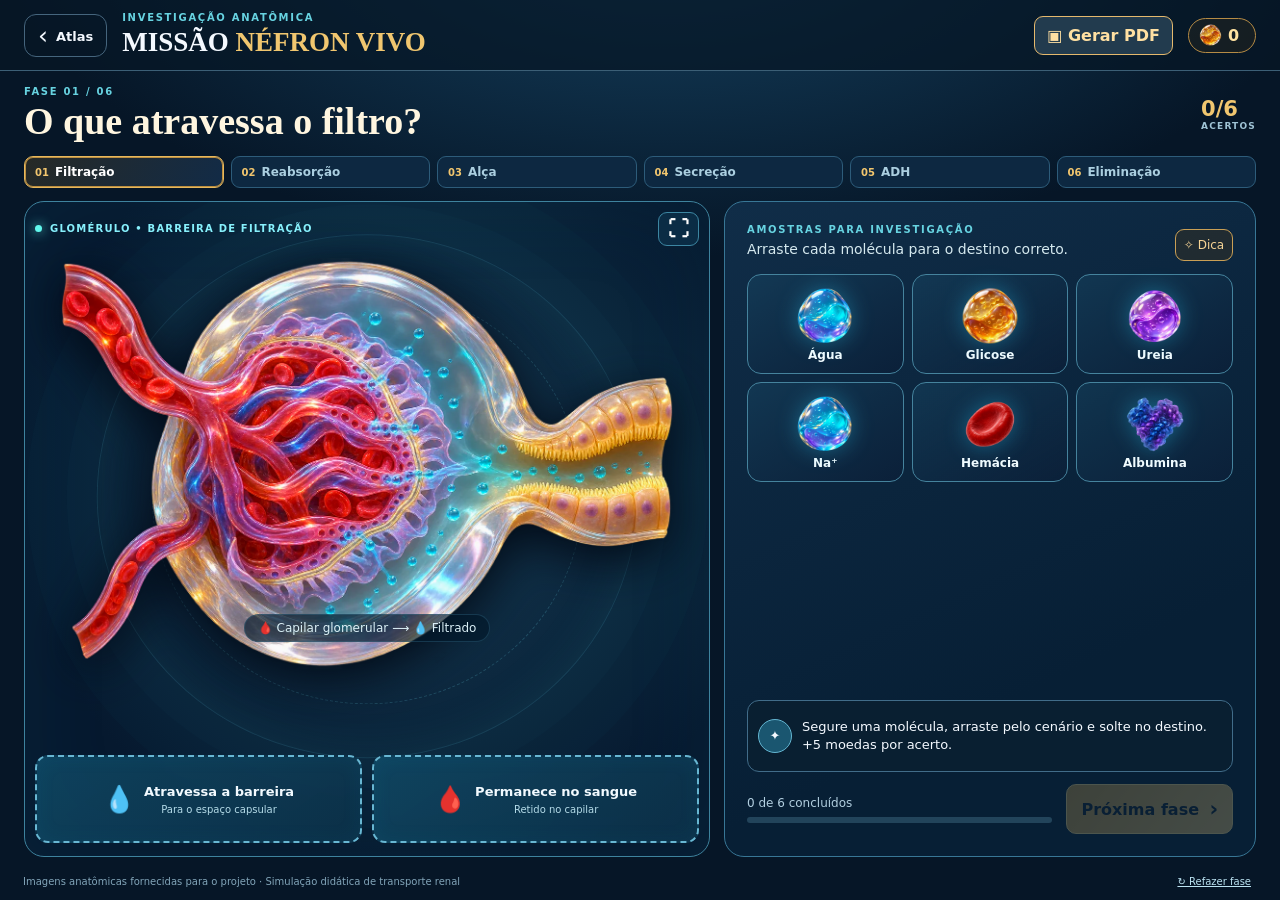
<file: arrastar.html>
<!doctype html>
<html lang="pt-BR"><head><meta charset="utf-8"><meta name="viewport" content="width=device-width, initial-scale=1, viewport-fit=cover"><meta name="theme-color" content="#061b2d"><meta name="apple-mobile-web-app-capable" content="yes"><title>Missão Néfron — Arraste as Moléculas</title><link rel="manifest" href="manifest.webmanifest"><link rel="icon" href="icons/icon-192.png"><link rel="stylesheet" href="arrastar.css"></head>
<body>
<div class="shell">
 <header class="topbar"><a href="index.html" class="back" aria-label="Voltar ao atlas">‹ <span>Atlas</span></a><div class="brand"><span class="eyebrow">INVESTIGAÇÃO ANATÔMICA</span><strong>MISSÃO <em>NÉFRON VIVO</em></strong></div><button type="button" id="pdfGameBtn" class="pdf-game-btn">▣ Gerar PDF</button><div class="wallet" aria-live="polite"><img src="assets/1000051016.webp" alt=""><b id="coins">0</b></div></header>
 <div class="level-header"><div><span class="label" id="levelLabel">FASE 01 / 06</span><h1 id="levelName">O que atravessa o filtro?</h1></div><div class="level-points" id="points">0/6 <small>ACERTOS</small></div></div>
 <nav id="levels" class="levels" aria-label="Fases da investigação"></nav>
 <main id="play" class="play">
  <div class="anatomy-board" id="board"><div class="scan"></div><div class="plate-head"><span class="live-dot"></span><span id="plateTitle">GLOMÉRULO · FILTRAÇÃO</span><button id="fullBtn" type="button" aria-label="Ampliar anatomia" title="Ampliar anatomia">⛶</button></div>
   <img class="anatomy" id="anatomy" alt="Ilustração anatômica" src="assets/1000051017.webp">
   <div class="flow-hint"><span class="flowline" id="flowline">🩸 Sangue <span>⟶</span> 💧 Filtrado</span></div>
   <div class="target-row" id="targets"></div><div id="flight-layer" aria-hidden="true"></div>
  </div>
  <div class="dock"><div class="dock-head"><div><span class="label">AMOSTRAS PARA INVESTIGAÇÃO</span><p id="objective">Segure uma molécula, arraste e solte no destino correto.</p></div><button type="button" class="hint-btn" id="hintBtn">✧ Dica</button></div>
   <div id="molecules" class="molecules" aria-label="Moléculas que podem ser arrastadas"></div>
   <div class="feedback" id="feedback" role="status"><span class="feedback-mark">✦</span><div id="feedbackText">Arraste com o dedo. Cada acerto rende 5 moedas.</div></div>
   <div class="bottom"><div class="mini-progress"><span id="progressText">0 de 6 moléculas</span><div class="bar"><div id="barFill"></div></div></div><button type="button" id="nextBtn" class="next" disabled>Próxima fase <span>›</span></button></div>
  </div>
 </main>
 <footer><span>Imagens anatômicas fornecidas para o projeto · Simulação didática de transporte renal</span><button id="resetBtn" type="button">↻ Refazer fase</button></footer>
</div>
<div class="zoom" id="zoom" hidden><button type="button" id="closeZoom" aria-label="Fechar">×</button><img id="zoomImage" alt="Anatomia ampliada"></div>
<script src="relatorio-pdf.js" defer></script><script src="arrastar.js" defer></script></body></html>
</file>
<file: style.css>
:root{color-scheme:dark;--bg:#061326;--bg2:#0a2240;--panel:#0c2340;--border:#1d5376;--cyan:#4bd8ff;--gold:#f4c064;--white:#ecf6ff;--muted:#9cb5cd;--red:#ff7872;--green:#68e0ab;--radius:20px}*{box-sizing:border-box}html{scroll-behavior:smooth}body{margin:0;font-family:Inter,"Segoe UI",Roboto,Arial,sans-serif;background:radial-gradient(circle at 82% -12%,#124772 0%,transparent 42%),linear-gradient(180deg,#04101f,#081c36 54%,#06101e);color:var(--white);min-height:100vh}button,input,select{font:inherit}button{cursor:pointer}button:disabled{cursor:not-allowed}img{max-width:100%}[hidden]{display:none!important}h1,h2,h3,p{margin-top:0}.stars{position:fixed;inset:0;pointer-events:none;opacity:.3;background:radial-gradient(circle at 12% 12%,#38c5f9 0 1px,transparent 2px),radial-gradient(circle at 79% 60%,#ffc77c 0 1px,transparent 2px);background-size:270px 230px,330px 310px;z-index:-1}.app-shell{max-width:1600px;margin:auto;min-height:100vh}.topbar{padding:15px clamp(14px,2.5vw,36px);display:flex;align-items:center;justify-content:space-between;gap:12px;background:#061529ee;border-bottom:1px solid #286184}.brand{display:flex;align-items:center;gap:13px;border:none;background:transparent;color:var(--white);text-align:left;padding:3px}.brand-mark{font-size:37px;color:var(--gold);line-height:1;font-weight:bold;text-shadow:0 0 15px #d79e47}.brand-text{display:grid;gap:3px}.brand-text strong{font-family:Georgia,"Times New Roman",serif;letter-spacing:1.1px;font-size:clamp(17px,2.1vw,29px);color:#fff1d2}.brand-text small{font-size:10px;letter-spacing:2px;color:#78d8ff}.top-right{display:flex;align-items:center;gap:10px}.coin-chip,.counter-pill{padding:9px 13px;background:linear-gradient(135deg,#362e1c,#172e44);border:1px solid #bd9555;border-radius:999px;color:#fff1c8;white-space:nowrap}.coin-chip span{color:#f7ce6c}.coin-chip strong{font-variant-numeric:tabular-nums}.button-install{border:1px solid #ffc764;border-radius:12px;color:#152130;background:linear-gradient(#ffe3a0,#f8b958);font-weight:800;padding:10px 16px}.icon-button{color:var(--white);background:#0d2f51;border:1px solid #386a96;border-radius:11px;padding:10px 12px}.primary-nav{display:flex;gap:6px;overflow:auto;padding:9px clamp(12px,2.5vw,36px) 11px;border-bottom:1px solid #153653;background:#071a30;scrollbar-width:thin}.nav-item{border:1px solid transparent;padding:12px 18px;border-radius:12px;background:transparent;color:#afcadd;white-space:nowrap;display:flex;gap:8px;align-items:center;font-weight:600}.nav-item span{font-size:22px}.nav-item:hover{background:#183c58}.nav-item.active{color:#ffdf92;border-color:#b88b3d;background:linear-gradient(120deg,#5a401c90,#163552);box-shadow:0 0 17px #e5a53625}.main{padding:27px clamp(14px,2.3vw,34px) 36px;min-height:76vh}.view{animation:fadeIn .3s ease-out}@keyframes fadeIn{from{opacity:.5;transform:translateY(6px)}to{opacity:1;transform:none}}.section-head{display:flex;justify-content:space-between;align-items:center;gap:18px;flex-wrap:wrap;margin:0 0 18px}.eyebrow{font-size:11px;letter-spacing:2.2px;color:var(--gold);font-weight:800}.section-head h1,.section-head h2{font-family:Georgia,"Times New Roman",serif;font-weight:600;font-size:clamp(26px,3.8vw,44px);margin:5px 0 8px}.section-head p{color:var(--muted);margin:0;font-size:14px}.section-head-actions,.hero-actions{display:flex;gap:9px;flex-wrap:wrap}.btn{border-radius:12px;padding:13px 17px;display:inline-flex;align-items:center;justify-content:center;gap:7px;white-space:nowrap;font-weight:750;transition:filter .2s,transform .2s;border:1px solid #386a96;color:#d4edff;background:#0b3151}.btn:hover{filter:brightness(1.16);transform:translateY(-1px)}.btn-gold{color:#18263a;background:linear-gradient(130deg,#f7db8c,#f4b24c);border:1px solid #ffcb6b;box-shadow:0 0 18px #d19b4236}.btn-outline{background:linear-gradient(115deg,#0b2948,#103e5e);border-color:#2c8db9}.btn-quiet{background:#0d243c;color:#a9c9dc;border-color:#285174}.btn-small{padding:10px 14px;font-size:13px}.home-hero{display:grid;grid-template-columns:1.1fr .9fr;min-height:440px;overflow:hidden;border-radius:24px;border:1px solid #3b799b;background:linear-gradient(120deg,#081b31,#10345a 68%,#061a2b);position:relative;box-shadow:0 18px 60px #0006;margin-bottom:38px}.hero-copy{position:relative;z-index:1;padding:clamp(26px,5vw,68px);display:flex;flex-direction:column;justify-content:center;align-items:start}.hero-copy h1{font-family:Georgia,serif;font-size:clamp(34px,5vw,64px);font-weight:500;line-height:1.08;margin:18px 0}.hero-copy p{font-size:16px;line-height:1.65;color:#b9d6ea;max-width:610px}.home-hero>img{height:100%;width:100%;object-fit:cover;object-position:center;min-height:430px;mask-image:linear-gradient(to right,transparent,#000 30%)}.hero-metrics{display:flex;gap:30px;margin-top:30px}.hero-metrics>div{display:grid;gap:4px}.hero-metrics b{font-size:29px;color:var(--gold)}.hero-metrics small{font-size:12px;color:var(--muted)}.path-grid{display:grid;grid-template-columns:repeat(3,1fr);gap:16px}.path-card{border:1px solid #265c7a;border-radius:20px;background:linear-gradient(135deg,#122d4b,#0a1b32);padding:30px;text-align:left;color:var(--white);min-height:250px}.path-card:hover{border-color:#ffcd70}.path-card h3{font-size:23px;margin:10px 0}.path-card p{color:var(--muted);line-height:1.55}.path-link{color:var(--gold);font-weight:800}.path-icon{font-size:36px;color:var(--gold)}.slide-layout{display:grid;grid-template-columns:minmax(0,1.75fr) minmax(300px,.75fr);gap:18px;align-items:stretch}.slide-primary{min-width:0}.slide-stage{aspect-ratio:16/9;max-height:70vh;min-height:330px;border:1px solid #3e96bb;border-radius:18px;position:relative;overflow:hidden;background:radial-gradient(circle at 50% 50%,#153f63,#010d1e 78%);box-shadow:0 10px 45px #0008,0 0 0 1px #17496e55;display:flex;align-items:center;justify-content:center;outline:0}.slide-stage:focus-visible{outline:2px solid var(--gold)}.slide-stage img{width:100%;height:100%;object-fit:contain;user-select:none;-webkit-user-select:none;cursor:zoom-in}.stage-top,.stage-bottom{position:absolute;left:16px;right:16px;display:flex;align-items:center;justify-content:space-between;gap:10px;pointer-events:none;z-index:3}.stage-top{top:13px}.stage-bottom{bottom:13px}.stage-top .live-pill,.stage-top .counter,.stage-bottom span,.stage-bottom button{pointer-events:auto;backdrop-filter:blur(12px);background:#07172bc9;border:1px solid #2c719b;border-radius:99px;padding:6px 13px;font-size:12px;letter-spacing:.7px}.stage-bottom button{color:white;font-size:20px;line-height:1;cursor:pointer}.stage-bottom span{color:#eac47b}.pulse{display:inline-block;width:7px;height:7px;border-radius:50%;background:#61dfbf;box-shadow:0 0 12px #76ffe8;vertical-align:middle}.counter{font-weight:800;font-variant-numeric:tabular-nums}.stage-arrow{position:absolute;top:50%;transform:translateY(-50%);border:1px solid #5aa1cd;background:#06192ab8;color:white;border-radius:50%;width:48px;height:48px;font-size:36px;line-height:32px;z-index:4;opacity:.86}.stage-arrow:hover{background:#1a527a}.stage-arrow.prev{left:13px}.stage-arrow.next{right:13px}.slide-controls{display:flex;flex-wrap:wrap;justify-content:space-between;gap:10px;padding:14px 0}.control-group{display:flex;gap:8px;align-items:center;flex-wrap:wrap}.control-btn{padding:10px 13px;border:1px solid #356b91;border-radius:10px;background:#0c2a46;color:#daefff;font-weight:650}.control-primary{background:linear-gradient(110deg,#edcb7c,#efb956);border-color:#ffd881;color:#1c2531}.control-btn.playing{border-color:var(--gold);color:var(--gold)}.control-btn.subtle{color:#9eb9cc}.seconds-label{font-size:12px;color:#9db8cc}.slide-controls select{background:#09243d;border:1px solid #386c8f;color:var(--white);padding:10px;border-radius:9px}.thumb-strip{display:flex;gap:10px;overflow-x:auto;scrollbar-width:thin;padding:10px 2px 13px}.thumb{background:#091c30;border:2px solid #254f71;border-radius:12px;position:relative;padding:0;overflow:hidden;flex:0 0 112px;height:77px}.thumb img{display:block;width:100%;height:100%;object-fit:cover}.thumb span{position:absolute;bottom:4px;left:5px;color:white;text-shadow:0 1px 5px #000;background:#061529a9;border-radius:4px;padding:1px 3px;font-size:10px}.thumb.selected{border-color:var(--gold);box-shadow:0 0 10px #e3aa5080}.slide-info{border:1px solid #376a8a;background:linear-gradient(170deg,#133353,#081b30 48%,#0d2236);border-radius:18px;padding:clamp(18px,2vw,28px);min-height:380px;box-shadow:0 16px 40px #0005}.info-label{font-size:11px;letter-spacing:2px;color:#f0bb5e;font-weight:bold}.info-line{display:inline-block;width:35px;vertical-align:middle;border-bottom:1px solid #c69b52;margin-left:8px}.info-tag{display:inline-block;color:#68d1fa;border:1px solid #336782;border-radius:99px;padding:6px 11px;margin-top:20px;font-size:12px}.slide-info h2{font-family:Georgia,serif;font-size:clamp(22px,2.7vw,32px);margin:10px 0}.slide-info>p,.flow-info>p{color:#b8d2e1;line-height:1.65;font-size:14px}.info-section{margin-top:20px;border-top:1px solid #244760;padding-top:16px}.info-section p{font-size:14px;line-height:1.55;color:#c3d9e7;margin-bottom:0}.info-title{font-weight:800;font-size:13px;color:#f5ce80;letter-spacing:.25px}.info-title span{font-size:18px}.info-section.curiosity{background:#0b3046;padding:15px;border:1px solid #28647d;border-radius:14px}.caution{margin-top:16px;color:#e0c3a2;font-size:12px;line-height:1.5;border-left:3px solid #b88a43;padding:7px 10px;background:#3d301d41}.info-actions{display:flex;gap:8px;flex-wrap:wrap;margin-top:20px}.info-foot{font-size:10px;color:#819faf;margin-top:18px;line-height:1.5}.kbd-hint{color:#8aaec3;font-size:12px;margin:14px 0}kbd{padding:2px 5px;border:1px solid #285878;border-radius:4px;background:#092840}.filter-row{display:flex;gap:8px;flex-wrap:wrap;margin:12px 0 20px}.chip{background:#0b2d49;border:1px solid #2c668b;color:#b9d8eb;padding:10px 14px;border-radius:999px;font-size:13px}.chip-active{background:#dfb864;color:#172739;border-color:#f6d58d;font-weight:800}.block-grid{display:grid;grid-template-columns:repeat(3,minmax(0,1fr));gap:18px}.block-card{overflow:hidden;border:1px solid #28577b;border-radius:19px;background:linear-gradient(155deg,#133553,#0b2139)}.block-cover{height:176px;position:relative;background:#051323;overflow:hidden}.block-cover img{height:100%;width:100%;object-fit:cover}.block-cover>span{position:absolute;top:10px;left:10px;background:#081728de;color:var(--gold);border:1px solid #976b37;padding:6px 9px;border-radius:8px;font-size:12px;font-weight:700}.block-body{padding:19px}.block-body h3{font-size:19px;margin:0 0 8px}.block-body>p{color:#afcbdc;font-size:13px;line-height:1.5;min-height:43px}.block-footer{display:flex;align-items:center;justify-content:space-between;gap:6px;padding:12px 0;border-top:1px solid #234b64}.block-footer span{font-size:12px;color:#9ebed0}.block-mini{display:flex;gap:6px;overflow:hidden}.block-mini button{background:transparent;border:1px solid #315f76;border-radius:8px;flex:1;min-width:0;padding:0;height:55px;overflow:hidden}.block-mini img{width:100%;height:100%;object-fit:cover}.search-panel{display:grid;grid-template-columns:minmax(0,1fr) minmax(210px,330px);gap:10px;margin:10px 0 20px}.search-panel input,.search-panel select{width:100%;background:#09243e;color:#e7f4ff;border:1px solid #326181;border-radius:12px;padding:14px}.structure-grid{display:grid;grid-template-columns:repeat(3,minmax(0,1fr));gap:14px}.structure-card{border:1px solid #25577c;background:#0b2540;border-radius:16px;padding:20px}.structure-module{font-size:10px;letter-spacing:.5px;color:var(--gold)}.structure-card h3{font-size:19px;margin:9px 0}.structure-card>p{font-size:14px;line-height:1.55;color:#c0dae9;min-height:58px}.clinical-tip{background:#0b3444;border-left:3px solid #e8b35e;padding:10px 12px;border-radius:0 8px 8px 0}.clinical-tip b{font-size:12px;color:#ffda93}.clinical-tip p{font-size:12px;line-height:1.55;margin:6px 0 0}.structure-challenge{background:transparent;color:#66d6ff;border:0;padding:14px 0 0;font-size:12px;font-weight:bold}.more-area{text-align:center;margin:20px}.quiz-layout{display:grid;grid-template-columns:minmax(0,1.5fr) minmax(270px,.5fr);gap:20px}.quiz-panel,.quiz-side,.flow-info{background:linear-gradient(145deg,#102d4e,#081d33);border:1px solid #2f6381;border-radius:20px;padding:clamp(20px,3vw,36px)}.quiz-head{display:flex;justify-content:space-between;flex-wrap:wrap;gap:6px}.quiz-module{color:#bbd9f0;font-size:12px}.quiz-panel h2{font:normal clamp(22px,3vw,32px) Georgia,serif;margin:28px 0 12px}.quiz-panel>p{font-size:17px;line-height:1.55;max-width:700px}.quiz-answers{display:grid;grid-template-columns:1fr 1fr;gap:12px}.answer{text-align:left;display:flex;gap:12px;align-items:center;border:1px solid #32688a;background:#0b304c;border-radius:13px;color:white;padding:14px;font-size:14px;line-height:1.4;min-height:78px}.answer span{background:#1d4962;border-radius:9px;padding:10px;color:#c3f2ff;font-weight:800}.answer:hover:not(:disabled){border-color:#ecc274}.answer.good{background:#135442;border-color:#58d29e}.answer.bad{background:#633235;border-color:#df8486}.quiz-feedback{margin:14px 0;color:#f8dc9c;line-height:1.5}.quiz-feedback p{color:#d1e3ef;margin-bottom:0}.quiz-footer{border-top:1px solid #27506c;padding-top:20px;display:flex;align-items:center;justify-content:space-between;gap:14px}.quiz-footer span{font-size:12px;color:#9bb8cc}.quiz-side p{color:#b6cee0;font-size:14px;line-height:1.55}.quiz-stat{padding:15px 0;display:flex;align-items:center;justify-content:space-between;border-bottom:1px solid #2b526c;color:#bed5e5}.quiz-stat b{font-size:24px;color:#f1c86b}.quiz-side .btn{margin-top:20px}.flow-layout{display:grid;grid-template-columns:1.3fr .7fr;gap:18px}.flow-stage{background:#081f39;border:1px solid #2e6b8c;border-radius:18px;padding:16px}.flow-image-wrap{position:relative;height:min(57vh,600px);min-height:310px;display:grid;place-items:center;overflow:hidden;background:radial-gradient(circle,#1c5775,#061526 75%);border-radius:14px}.flow-image-wrap img{max-height:100%;max-width:100%;object-fit:contain}.flow-drop{position:absolute;font-size:37px;filter:drop-shadow(0 0 10px #3bd3ff);pointer-events:none;top:8%;left:50%;opacity:0}.flow-drop.animate-drop{animation:flowMove 3.6s ease-in-out forwards}@keyframes flowMove{0%{top:8%;opacity:0}10%{opacity:.9}80%{opacity:.9}100%{top:84%;opacity:0}}.flow-toolbar{display:flex;justify-content:space-between;gap:12px;margin-top:16px}.flow-steps{display:flex;justify-content:center;gap:10px;flex-wrap:wrap;margin-top:16px}.flow-step{height:35px;width:35px;border-radius:50%;background:#0b3654;border:1px solid #3896b8;color:#bbebff}.flow-step-active{background:#f3c869;color:#182c3d;border-color:#ffe3a5;font-weight:bold}.flow-info h2{font-family:Georgia,serif;font-size:26px;margin:16px 0}.flow-disclaimer{font-size:12px!important;color:#d2b68e!important;margin-top:28px}.footer{display:flex;gap:15px;justify-content:space-between;padding:23px clamp(16px,2.5vw,38px);border-top:1px solid #173d56;color:#789caf;font-size:12px}.zoom-modal{position:fixed;inset:0;background:#000f;z-index:100;display:flex;flex-direction:column}.zoom-actions{height:62px;display:flex;align-items:center;gap:8px;padding:12px 15px;background:#091d34;z-index:110}.zoom-actions span{margin-right:auto;overflow:hidden;white-space:nowrap;text-overflow:ellipsis;font-size:13px}.zoom-actions button{background:#163b55;border:1px solid #417ca1;color:#fff;padding:9px 12px;border-radius:9px}.zoom-canvas{flex:1;overflow:auto;display:flex;justify-content:center;align-items:center;touch-action:pan-x pan-y pinch-zoom}.zoom-canvas img{display:block;max-height:calc(100dvh - 75px);max-width:calc(100vw - 40px);object-fit:contain;transition:transform .17s ease;transform-origin:center;user-select:none}.toast{position:fixed;bottom:24px;left:50%;transform:translateX(-50%);padding:12px 20px;border:1px solid #f3c56c;border-radius:12px;background:#11253a;color:#fff0c4;z-index:300;box-shadow:0 10px 50px #0009;max-width:85vw;text-align:center}.visually-hidden{position:absolute!important;width:1px;height:1px;padding:0;margin:-1px;overflow:hidden;clip:rect(0,0,0,0);white-space:nowrap;border:0}.empty-state{padding:35px;color:#abcde2}.slide-stage:fullscreen{width:100vw;height:100dvh;max-height:none;min-height:0;border-radius:0;border:0;aspect-ratio:auto;background:#020911}.slide-stage:fullscreen .stage-arrow{width:58px;height:58px}.presentation-mode .slide-stage{position:fixed!important;inset:0!important;width:100vw!important;height:100dvh!important;max-height:none!important;z-index:95;border-radius:0;border:0;aspect-ratio:auto}.presentation-mode .stage-arrow{width:58px;height:58px}
@media(max-width:1050px){.slide-layout{grid-template-columns:minmax(0,1.35fr) minmax(260px,.85fr)}.block-grid,.structure-grid{grid-template-columns:repeat(2,minmax(0,1fr))}.home-hero{grid-template-columns:1fr .6fr}.slide-stage{min-height:290px}}@media(max-width:760px){.topbar{padding:12px 13px}.brand-mark{font-size:30px}.brand-text strong{font-size:16px}.brand-text small{font-size:9px;letter-spacing:.9px}.hide-mobile{display:none}.icon-button{padding:9px}.primary-nav{padding:6px 8px}.nav-item{padding:10px 11px;font-size:12px}.nav-item span{font-size:17px}.main{padding:18px 12px 22px}.slide-layout,.quiz-layout,.flow-layout{grid-template-columns:1fr}.slide-stage{min-height:0;max-height:none;aspect-ratio:16/10}.stage-arrow{width:35px;height:35px;font-size:29px}.stage-arrow.prev{left:5px}.stage-arrow.next{right:5px}.slide-info{padding:18px}.slide-info .info-section{margin-top:12px;padding-top:12px}.slide-controls{gap:8px}.control-btn{padding:9px}.home-hero{display:flex;flex-direction:column-reverse}.home-hero>img{height:230px;min-height:0;mask-image:linear-gradient(to top,transparent,#000 23%)}.hero-copy{padding:22px}.hero-copy h1{font-size:34px}.hero-metrics{margin-top:15px}.path-grid{grid-template-columns:1fr}.path-card{min-height:190px;padding:20px}.block-grid,.structure-grid{grid-template-columns:1fr 1fr;gap:10px}.block-cover{height:130px}.block-body{padding:12px}.block-body h3{font-size:16px}.block-body p{font-size:12px}.block-footer{flex-wrap:wrap}.structure-card{padding:12px}.structure-card h3{font-size:16px}.structure-card p{font-size:12px}.search-panel{grid-template-columns:1fr}.section-head h1{font-size:30px}.quiz-answers{grid-template-columns:1fr}.flow-image-wrap{height:350px}.footer{flex-direction:column;gap:6px}.thumb{flex-basis:96px;height:68px}}@media(max-width:440px){.block-grid,.structure-grid{grid-template-columns:1fr}.block-cover{height:180px}.stage-top,.stage-bottom{left:7px;right:7px}.stage-top .live-pill,.stage-top .counter{font-size:9px;padding:5px 8px}.nav-item{gap:5px;padding:9px}.top-right{gap:5px}.coin-chip{padding:7px 8px}.slide-controls .control-group:last-child{display:none}.hero-actions .btn{font-size:12px}.zoom-actions span{display:none}.zoom-actions{justify-content:center}}

.coin-icon{width:20px;height:20px;object-fit:contain;vertical-align:middle;margin-right:5px}.molecule-game{border:1px solid #365b81;border-radius:16px;background:linear-gradient(130deg,#0a1830,#142c45);margin-top:20px;padding:17px}.molecule-head{display:flex;gap:15px;align-items:center}.molecule-head>img{width:62px;height:95px;object-fit:contain;flex:0 0 62px}.molecule-head h3{font-size:17px;margin:7px 0}.molecule-head p{color:#aac8dd;font-size:13px;line-height:1.4}.molecules{display:grid;grid-template-columns:repeat(4,minmax(0,1fr));gap:10px;margin:13px 0}.molecules button{background:linear-gradient(#143550,#061c31);border:1px solid #3d7597;border-radius:14px;color:#e4f4ff;display:grid;place-items:center;gap:5px;padding:11px 3px;transition:transform .2s}.molecules button:hover:not(:disabled){transform:translateY(-4px)}.molecules img{width:76px;height:76px;object-fit:contain;animation:particleBreathe 3s ease-in-out infinite}.molecules b{font-size:11px}.molecules button.molecule-right{border:2px solid #5fe2ac;background:#115845}.molecules button.molecule-wrong{border:2px solid #e6797c;background:#592b38}.molecules button:disabled{opacity:.92}.molecule-game #moleculeFeedback{font-size:13px;color:#f7d997;line-height:1.5;min-height:40px}.molecule-reset{background:none;border:0;color:#6cdaff;font-size:12px;padding:5px 0}@keyframes particleBreathe{0%,100%{transform:translateY(0)}50%{transform:translateY(-5px)}}@media(max-width:450px){.molecules{grid-template-columns:repeat(2,1fr)}.molecule-head img{width:45px;flex-basis:45px}.molecule-head h3{font-size:15px}}

/* PDF report and saved-slide controls */
.button-pdf{border:1px solid #d9b66f;color:#f5d68b;background:#1c3145;border-radius:9px;padding:10px 13px;font-weight:750;white-space:nowrap;cursor:pointer}.button-pdf:hover{background:#29465d}.button-pdf:disabled{opacity:.6}.section-head-actions{flex-wrap:wrap}
@media(max-width:500px){.button-pdf{font-size:12px;padding:8px 9px}.top-right{gap:5px}}
</file>
<file: laboratorio.css>
/* Laboratório imersivo • interface adaptável para toque */
.lab-nav{border-color:#a87927!important;color:#ffe0a0!important}
.lab-nav.active{background:linear-gradient(130deg,#77501f,#1b3b58)!important;color:#fff!important}
.lab-feature{display:flex;align-items:center;gap:16px;justify-content:space-between;margin:0 0 22px;padding:14px 18px;border:1px solid #daaa55;border-radius:17px;background:linear-gradient(120deg,#45351d,#0b3353 60%,#091b31)}
.lab-feature span{font-size:.8rem;color:#ffca65;font-weight:850;white-space:nowrap}.lab-feature strong{font-weight:600;font-size:.96rem}.lab-feature button{white-space:nowrap}
.lab-path{border-color:#dbaf54!important;background:linear-gradient(135deg,#3c2e19,#10294b)!important}
.lab-view{--lab-turquoise:#65eeff;--lab-gold:#ffd47b;--lab-glass:rgba(13,36,62,.84);padding-bottom:40px}
.lab-hero{min-height:190px;display:flex;align-items:center;justify-content:space-between;gap:25px;padding:30px clamp(18px,4vw,48px);margin-bottom:16px;border:1px solid #936c34;border-radius:25px;overflow:hidden;position:relative;background:linear-gradient(100deg,rgba(14,44,70,.96),rgba(6,20,42,.9)),radial-gradient(circle at 66% 30%,#1f6a8c,transparent 45%);box-shadow:inset 0 0 65px #053a5570,0 18px 50px #020c18ba}
.lab-hero:before{content:'';position:absolute;inset:0;pointer-events:none;opacity:.28;background:repeating-linear-gradient(90deg,transparent 0 54px,#1383b240 55px 56px,transparent 57px 90px)}
.lab-hero>*{position:relative}.lab-super{font-size:.78rem;font-weight:850;color:#73e2ff;letter-spacing:1.6px}.lab-hero h1{margin:9px 0 10px;font:700 clamp(1.85rem,3.9vw,3.7rem)/1.02 Georgia,serif;color:white;text-shadow:0 1px 18px #103d5b}.lab-hero h1 em{color:#ffce7b;font-style:normal}.lab-hero p{max-width:760px;color:#c5e0ef;line-height:1.6;font-size:.99rem;margin:0}.lab-hero-score{flex:0 0 170px;text-align:center;align-items:center;display:grid;justify-items:center;border:1px solid #a47a38;border-radius:22px;background:#05162ccd;padding:10px}.lab-hero-score img{width:62px;height:62px;object-fit:contain}.lab-hero-score span{font-size:10px;letter-spacing:1px;color:#ffd580}.lab-hero-score strong{font-size:2.1rem;color:#fff2d2}
.lab-steps{display:grid;grid-template-columns:repeat(4,minmax(0,1fr));gap:10px;margin-bottom:16px}.lab-step{background:linear-gradient(#0d2d4b,#07182c);border:1px solid #326383;padding:11px 8px;border-radius:13px;color:#9dcee6;display:flex;align-items:center;justify-content:center;gap:10px;font-size:.96rem;font-weight:750;min-height:54px}.lab-step-number{color:#ffe2a2;display:grid;place-items:center;border-radius:99px;background:#28495d;border:1px solid #527a84;min-width:27px;height:27px;font-size:.75rem}.lab-step-active{border-color:#ffcf70;box-shadow:inset 0 0 23px #c986332c,0 0 0 1px #ba8d35;background:linear-gradient(#584421,#1b3850);color:white}.lab-step-done .lab-step-number{background:#0b5d47;border-color:#6ff5aa;color:#cbffef}
.lab-console{display:grid;grid-template-columns:minmax(0,1.03fr) minmax(340px,.97fr);gap:16px;align-items:stretch}.lab-scene,.lab-controls{min-width:0}.lab-scene-frame{height:min(61vw,555px);min-height:385px;position:relative;display:grid;place-items:center;overflow:hidden;border:1px solid #3d97ba;border-radius:24px;background:radial-gradient(ellipse at 50% 47%,#154367 0,#0a2543 44%,#06182c 76%),linear-gradient(90deg,#082743,#06182f);box-shadow:inset 0 0 85px #0b78903b,0 13px 42px #020f22ab}.lab-scene-frame:before{content:'';position:absolute;inset:0;opacity:.29;background:linear-gradient(transparent 97%,#40b3d5 98%),linear-gradient(90deg,transparent 97%,#40b3d5 98%);background-size:46px 46px;mask-image:linear-gradient(to bottom,transparent 5%,#000 40%,transparent 98%)}
.lab-figure{position:relative;z-index:1;display:block;width:96%;height:79%;object-fit:contain;filter:drop-shadow(0 11px 29px #021522) drop-shadow(0 0 20px #11daee2f);animation:lab-drift 5.2s ease-in-out infinite;user-select:none;pointer-events:none}.lab-scene-top{position:absolute;z-index:3;top:0;left:0;right:0;display:flex;align-items:center;gap:9px;padding:13px 16px;background:linear-gradient(#082239e9,transparent);color:#a2eaff;font-weight:850;letter-spacing:1px;font-size:.66rem}.lab-scan-dot{width:8px;height:8px;border-radius:50%;background:#65eeff;box-shadow:0 0 9px #42e9ef;animation:lab-blink 1.8s infinite}.lab-scene-top button{margin-left:auto;border:1px solid #3f9cc1;background:#092c4a9e;color:#d3faff;border-radius:10px;font-size:1.35rem;padding:5px 11px}.lab-scene-foot{position:absolute;z-index:3;bottom:0;left:0;right:0;padding:13px 16px;background:linear-gradient(transparent,#051625eb);display:flex;justify-content:space-between;gap:10px;color:#b6edff;font-size:.73rem}.lab-scene-foot span:last-child{color:#ffd47b;font-size:.62rem;font-weight:800}.lab-scanrings{position:absolute;width:72%;aspect-ratio:1;border-radius:50%;border:1px solid #45d7fa32;box-shadow:0 0 70px #1c9cbe18,inset 0 0 90px #0e739828;pointer-events:none;animation:lab-breathe 5s infinite;z-index:0}.lab-scanrings:before,.lab-scanrings:after{content:'';position:absolute;inset:7%;border:1px dashed #8ddfff22;border-radius:50%}.lab-scanrings:after{inset:-12%}.lab-visual-current{position:absolute;bottom:15%;left:50%;transform:translateX(-50%);pointer-events:none;z-index:2}
.lab-accuracy{font-size:.72rem;color:#86a9be;margin:9px 7px 13px;line-height:1.4}.lab-learning{background:linear-gradient(110deg,#10263d,#0b2237);border:1px solid #2c5779;border-left:3px solid #d1a455;border-radius:16px;padding:18px 20px}.lab-learning-title{font-size:.7rem;font-weight:800;letter-spacing:1.1px;color:#f4c674}.lab-learning h3{font-size:1.12rem;margin:7px 0}.lab-learning p{font-size:.93rem;line-height:1.6;color:#bdd4e3;margin:0}
.lab-controls{background:linear-gradient(155deg,#0b2642,#071c32 68%,#071524);border:1px solid #3c779c;border-radius:24px;padding:clamp(14px,2.1vw,26px);box-shadow:inset 0 1px 0 #4082a361,0 16px 44px #020c19ad;display:flex;flex-direction:column}.lab-console-head{display:flex;align-items:center;justify-content:space-between;gap:20px}.lab-console-head h2{font-size:clamp(1.4rem,2.35vw,2.25rem);margin:7px 0 6px;color:#fff7df}.lab-mission-intro{color:#d7e4f2;line-height:1.56;margin:0 0 15px;font-size:.95rem}.lab-progress-ring{--progress:0%;width:79px;height:79px;flex-shrink:0;display:grid;place-content:center;text-align:center;position:relative;background:radial-gradient(closest-side,#0d233a 82%,transparent 83%),conic-gradient(#f5b951 var(--progress),#22516d 0);border-radius:50%}.lab-progress-ring strong{font-size:1.1rem}.lab-progress-ring small{font-size:9px;color:#93cae2}.lab-progress-track{width:100%;height:7px;border-radius:50px;background:#173954;overflow:hidden;margin-bottom:15px}.lab-progress-track span{display:block;width:0;height:100%;background:linear-gradient(90deg,#3debf0,#ffcb6b);transition:width .35s ease}.lab-bank-title{display:flex;align-items:center;gap:8px;letter-spacing:.65px;font-size:.76rem;color:#d7f6ff;margin:6px 0 10px}.lab-bank-title>span:first-child{color:#ffd17f;font-size:1.1rem}.lab-hint{margin-left:auto;color:#8bb7cb;font-weight:400;font-size:.7rem;white-space:nowrap}.lab-particles{display:grid;grid-template-columns:repeat(3,minmax(0,1fr));gap:9px}.lab-particle{min-width:0;background:linear-gradient(160deg,#16446888,#071e35);border:1px solid #397e9d;border-radius:13px;display:grid;justify-items:center;align-content:center;gap:5px;min-height:98px;padding:7px 4px;position:relative;color:#edfaff;touch-action:none;user-select:none}.lab-particle img{height:48px;width:67px;object-fit:contain;pointer-events:none;filter:drop-shadow(0 0 9px #5bc6f72b)}.lab-particle span{font-size:.78rem;text-align:center;line-height:1.25;font-weight:690}.lab-particle:hover:not(:disabled){border-color:#ffd37c;background:#183d58}.lab-particle-active{outline:2px solid #ffc567;background:#463c2c!important;box-shadow:inset 0 0 20px #af6d1320,0 0 16px #edb15b32}.lab-particle-solved{border-color:#3d816c;background:#102d32;opacity:.58}.lab-particle .lab-check{position:absolute;right:6px;top:5px;background:#0f715c;border-radius:100%;display:grid;place-items:center;width:22px;height:22px;color:#e6fff7}.lab-drag-source{opacity:.5}.lab-select-note{font-size:.81rem;color:#ffe1a4;margin:11px 0 12px;min-height:20px}.lab-zones{display:grid;grid-template-columns:repeat(2,minmax(0,1fr));gap:10px;margin-bottom:13px}.lab-zone{display:flex;align-items:center;gap:7px;padding:12px 9px;text-align:left;min-height:78px;border:1px dashed #56c8e6;border-radius:13px;color:white;background:linear-gradient(135deg,#0a414f,#103652 65%,#082c49);transition:transform .12s,box-shadow .15s}.lab-zone:hover,.lab-zone:focus-visible{box-shadow:0 0 0 2px #ffd880;background:linear-gradient(120deg,#115368,#214157)}.lab-zone-icon{width:31px;height:33px;flex:0 0 31px;border-radius:11px;background:#194c60;display:grid;place-items:center}.lab-zone strong{font-size:.78rem;display:block}.lab-zone small{font-size:.65rem;color:#afdbeb;display:block;line-height:1.3;margin-top:3px}.lab-zone-arrow{margin-left:auto;color:#f6d083}.lab-route-instruction{width:100%;padding:16px;border:1px dashed #e1b668;border-radius:12px;color:#fce3b5;font-size:.87rem;line-height:1.5;background:#7f672016;display:flex;align-items:center;gap:12px}.lab-route-instruction span{font-size:1.9rem}.lab-feedback{display:flex;gap:12px;align-items:center;padding:12px;background:#0d304a;border:1px solid #3a7596;border-radius:13px;min-height:79px;margin-top:auto}.lab-feedback-icon{display:grid;place-items:center;flex:0 0 34px;height:34px;border-radius:50%;background:#275574;font-size:1.2rem;font-weight:900}.lab-feedback b{font-size:.89rem;color:#edf6fc}.lab-feedback p{font-size:.79rem;color:#bcd6e5;margin:5px 0 0;line-height:1.45}.lab-feedback-good{border-color:#54c69c;background:#0b473a55}.lab-feedback-good .lab-feedback-icon{background:#197a5c;color:#fff}.lab-feedback-bad{border-color:#ed926d;background:#4d282c64}.lab-feedback-bad .lab-feedback-icon{background:#8f4a3d;color:white}.lab-win{margin-left:auto;white-space:nowrap;color:#ffdd83;font-size:.83rem;font-weight:800}.lab-actions{display:flex;gap:9px;flex-wrap:wrap;margin-top:13px}.lab-actions .btn{flex:1 0 100px;padding:12px 8px;font-size:.78rem}.lab-actions #labNextBtn{flex:1.6 0 140px}.lab-actions .btn:disabled{opacity:.36;cursor:not-allowed}.lab-bottom{display:grid;grid-template-columns:1fr 1fr;gap:14px;margin-top:17px}.lab-mini{border:1px solid #245570;background:#0b243b;border-radius:14px;padding:16px 20px}.lab-mini strong{color:#ffd68c}.lab-mini p{font-size:.82rem;color:#b2cfdf;margin:6px 0 0;line-height:1.6}.lab-ghost,.lab-drag{position:fixed;pointer-events:none;z-index:9999;transform:translate(-50%,-50%);height:70px;width:70px;display:grid;place-items:center;border-radius:50%;background:#2478a877;box-shadow:0 0 35px #65e9fbc0}.lab-ghost img,.lab-drag img{width:60px;height:60px;object-fit:contain}.lab-drag{opacity:.91;filter:drop-shadow(0 0 16px #53e3eb)}.lab-shake{animation:lab-shake .36s ease-out}.lab-scene .lab-figure:not([src]){display:none}@keyframes lab-drift{0%,100%{transform:translateY(4px) scale(.98)}50%{transform:translateY(-7px) scale(1.01)}}@keyframes lab-breathe{50%{opacity:.35;transform:scale(1.05)}}@keyframes lab-blink{50%{opacity:.4}}@keyframes lab-shake{20%,60%{transform:translateX(-4px)}40%,80%{transform:translateX(5px)}}
@media(max-width:1100px){.lab-console{grid-template-columns:1fr 1fr;gap:12px}.lab-scene-frame{height:525px}.lab-controls{padding:15px}.lab-particle{min-height:86px}.lab-particle img{height:39px}}
@media(max-width:860px){.lab-console{grid-template-columns:1fr}.lab-scene-frame{height:420px;min-height:320px}.lab-controls{padding:19px}.lab-hero-score{flex-basis:125px}.lab-particle{min-height:90px}.lab-particle img{height:43px}.lab-learning{margin-bottom:10px}}
@media(max-width:560px){.lab-hero{padding:19px 15px;align-items:start;gap:12px;min-height:150px}.lab-hero h1{font-size:1.8rem}.lab-hero p{font-size:.77rem}.lab-hero-score{padding:7px;flex:0 0 83px;border-radius:13px}.lab-hero-score img{width:39px;height:39px}.lab-hero-score span{font-size:8px}.lab-hero-score strong{font-size:1.4rem}.lab-super{font-size:.59rem;letter-spacing:1px}.lab-steps{gap:4px}.lab-step{flex-direction:column;gap:2px;min-height:62px;font-size:.66rem;padding:7px 2px}.lab-step-number{height:23px;min-width:23px}.lab-scene-frame{height:365px;min-height:300px}.lab-scene-top{font-size:.53rem}.lab-scene-foot{font-size:.58rem}.lab-figure{height:76%;width:98%}.lab-console-head h2{font-size:1.5rem}.lab-progress-ring{width:64px;height:64px}.lab-particles{gap:7px}.lab-particle{min-height:87px}.lab-particle img{height:43px;width:52px}.lab-particle span{font-size:.68rem}.lab-zones{gap:7px}.lab-zone{padding:9px 6px;gap:5px}.lab-zone-icon{width:25px;flex-basis:25px;height:29px}.lab-zone strong{font-size:.7rem}.lab-zone small{font-size:.58rem}.lab-bottom{grid-template-columns:1fr}.lab-feature{flex-wrap:wrap}.lab-feature button{width:100%}.lab-actions .btn{flex:1 0 43%;font-size:.72rem}}
@media(prefers-reduced-motion:reduce){.lab-figure,.lab-scanrings,.lab-scan-dot{animation:none!important}.lab-particle,.lab-zone,.lab-progress-track span{transition:none!important}}
.lab-journey{border:1px solid #265774;border-radius:14px;padding:12px 14px;background:linear-gradient(90deg,#08243b,#0c2c44);margin-top:12px;overflow:hidden}.lab-journey-title{font-size:.63rem;color:#ffcf83;letter-spacing:1.2px;font-weight:800;margin-bottom:10px}.lab-journey-track{display:flex;align-items:start;justify-content:space-between;gap:4px;overflow-x:auto;padding-bottom:4px;scrollbar-width:thin}.lab-route-node{flex:1 0 48px;min-width:43px;display:grid;place-items:center;gap:4px;font-weight:bold;color:#8cacc4;font-size:.75rem;text-align:center}.lab-route-node:before{content:'';position:absolute}.lab-route-node.reached{color:#83f3d0;text-shadow:0 0 12px #2edbbf}.lab-route-node.waiting{color:#ffd46f;text-shadow:0 0 9px #d49d35}.lab-route-node small{font-size:.54rem;color:#a6c2d5;font-weight:450;line-height:1.25}.lab-route-link{font-size:.7rem;color:#5ba6c5;flex:0 0 8px;padding-top:1px}.lab-journey-mini .lab-route-node{min-width:0;flex-basis:0}.lab-journey-mini .lab-route-node small{font-size:.58rem}@media(max-width:560px){.lab-journey{padding:9px 8px}.lab-route-node{min-width:39px;flex-basis:39px}.lab-route-node small{font-size:.5rem}.lab-journey-mini .lab-route-node small{font-size:.5rem}}
</file>
<file: arrastar.css>
:root{--navy:#061627;--deep:#0a2035;--panel:#102941;--cyan:#59dfe9;--gold:#f0c66f;--red:#ea7172;--muted:#9fc3d5}*{box-sizing:border-box}html{background:#061627;color:#f4f9ff;font-family:Inter,system-ui,-apple-system,'Segoe UI',sans-serif}body{margin:0;background:radial-gradient(ellipse 75% 55% at 52% -10%,#164565,#061627 70%);min-height:100dvh}button,a{-webkit-tap-highlight-color:transparent}button{cursor:pointer;font:inherit}a{color:inherit}.shell{max-width:1420px;margin:auto;min-height:100dvh;display:flex;flex-direction:column;padding-bottom:env(safe-area-inset-bottom)}.topbar{display:flex;align-items:center;gap:15px;padding:12px clamp(12px,2vw,24px);border-bottom:1px solid #3c5f76;background:#061626bb}.back{border:1px solid #45657d;text-decoration:none;border-radius:12px;padding:6px 13px;font-size:25px;white-space:nowrap}.back span{font-size:13px;font-weight:700;vertical-align:3px}.brand{flex:1;min-width:0}.brand strong{font-family:Georgia,serif;font-size:clamp(17px,2.15vw,27px);white-space:nowrap}.brand strong em{color:var(--gold);font-style:normal}.eyebrow,.label{color:#67d3e1;font-weight:800;font-size:10px;letter-spacing:1.7px;display:block;margin-bottom:4px}.wallet{border-radius:40px;border:1px solid #b58b45;background:#4d3b1536;display:flex;align-items:center;gap:6px;padding:5px 10px;min-width:68px}.wallet img{width:23px;height:23px;object-fit:contain}.wallet b{color:#ffe3a1}.level-header{padding:15px clamp(13px,2.5vw,24px) 5px;display:flex;align-items:center;justify-content:space-between;gap:12px}.level-header h1{font-family:Georgia,serif;font-size:clamp(22px,3.1vw,38px);margin:0;color:#fff6e0;line-height:1.1}.level-points{font-weight:900;font-size:21px;color:var(--gold);white-space:nowrap}.level-points small{font-size:9px;color:var(--muted);display:block;letter-spacing:1.2px;text-align:right}.levels{padding:8px clamp(12px,2.5vw,24px);display:flex;gap:7px;overflow-x:auto;scrollbar-width:thin}.level{background:#0d2841;border:1px solid #2d5c7a;color:#abcfe0;border-radius:9px;padding:8px 10px;flex:1;min-width:102px;font-size:12px;text-align:left;font-weight:700;white-space:nowrap}.level b{font-size:10px;margin-right:6px;color:#f2c66e}.level.active{background:linear-gradient(120deg,#67502355,#122b47);color:white;border-color:#e6b85d;box-shadow:inset 0 0 0 1px #bc8e40}.level.done::after{content:' ✓';color:#74edcf}.play{display:grid;grid-template-columns:1.2fr .93fr;gap:14px;padding:5px clamp(12px,2.5vw,24px) 10px;flex:1;min-height:0}.anatomy-board{border:1px solid #3e839e;border-radius:20px;min-height:510px;position:relative;overflow:hidden;background:radial-gradient(ellipse at 55% 43%,#143b53,#06192f 73%);box-shadow:inset 0 0 100px #2ca0b212}.scan{position:absolute;width:79%;aspect-ratio:1;max-height:80%;left:50%;top:45%;transform:translate(-50%,-50%);border:1px solid #58d3e128;border-radius:50%;box-shadow:0 0 0 30px #1f829208,0 0 0 70px #1f829207,inset 0 0 50px #4ae5e518;pointer-events:none}.scan:before{content:'';position:absolute;inset:10%;border:1px dashed #75edff2d;border-radius:50%}.plate-head{position:absolute;left:10px;right:10px;top:10px;display:flex;align-items:center;gap:8px;color:#87f0fc;letter-spacing:1.2px;font-size:10px;font-weight:850;z-index:5}.plate-head span:nth-child(2){flex:1}.live-dot{width:7px;height:7px;background:#61f7ec;border-radius:50%;box-shadow:0 0 12px #61f7ec}.plate-head button{background:#0c314bc4;color:#fefefe;border:1px solid #3c86a2;border-radius:9px;padding:4px 9px;font-size:21px}.anatomy{position:absolute;inset:5% 5% 24%;width:90%;height:70%;object-fit:contain;filter:drop-shadow(0 12px 25px #020812) saturate(1.13);user-select:none;pointer-events:none}.flow-hint{position:absolute;top:63%;left:0;right:0;text-align:center;color:#daeff6;font-size:12px;z-index:2;pointer-events:none}.flowline{display:inline-block;border-radius:30px;background:#03192ba8;padding:6px 13px;border:1px solid #3a789454}.flowline span{color:#f3d388}.target-row{position:absolute;left:10px;right:10px;bottom:13px;display:grid;grid-template-columns:1fr 1fr;gap:10px;z-index:5}.drop-zone{border:2px dashed #68b7d3;background:linear-gradient(145deg,#104965da,#0d324adc);box-shadow:inset 0 0 20px #21a3c513;backdrop-filter:blur(7px);border-radius:13px;color:#f2faff;text-align:center;min-height:88px;padding:11px 5px;display:flex;align-items:center;justify-content:center;gap:9px;touch-action:manipulation}.drop-zone .icon{font-size:26px}.drop-zone strong{font-size:13px;display:block}.drop-zone small{font-size:10px;color:#b5dce9;display:block;margin-top:5px}.drop-zone.hot{border-color:#ffdb88;box-shadow:0 0 30px #ffc96f7c;background:#17495ede;transform:scale(1.025)}.drop-zone.valid{border-color:#6dffcd;box-shadow:0 0 30px #3cce9b4d}.dock{background:linear-gradient(155deg,#102d48,#071f35 70%);border:1px solid #387796;border-radius:20px;padding:clamp(13px,1.7vw,22px);display:flex;flex-direction:column;min-height:480px}.dock-head{display:flex;justify-content:space-between;gap:8px;align-items:center}.dock-head p{font-size:clamp(12px,1.15vw,14px);line-height:1.35;color:#d5e9ef;margin:5px 0 8px}.hint-btn{border:1px solid #c99f55;color:#f6d495;background:#3f331b66;padding:8px;border-radius:9px;font-size:12px;white-space:nowrap}.molecules{display:grid;grid-template-columns:repeat(3,minmax(0,1fr));gap:8px;margin:8px 0 12px;align-content:start}.token{position:relative;border:1px solid #45839d;background:linear-gradient(150deg,#1c567552,#0b2039);min-height:100px;border-radius:14px;display:flex;flex-direction:column;justify-content:center;align-items:center;padding:6px 2px;gap:3px;color:#f2fcff;touch-action:none;user-select:none;cursor:grab;transition:border-color .2s,background .2s}.token:focus-visible{outline:2px solid #ffdb89}.token:active{cursor:grabbing}.token img{height:58px;width:65px;max-width:94%;object-fit:contain;pointer-events:none;filter:drop-shadow(0 0 11px #28bde966)}.token strong{font-size:12px;pointer-events:none;max-width:100%;text-align:center}.token.solved{opacity:.32;filter:grayscale(.45);pointer-events:none}.token.solved:after{content:'✓';color:#70f8b5;font-size:25px;position:absolute;top:5px;right:8px}.token.chosen{border-color:#ffcf72;background:#2b4e65;box-shadow:0 0 22px #d9a74249}.feedback{margin-top:auto;background:#091f31;border:1px solid #416c89;border-radius:12px;min-height:72px;padding:10px;display:flex;align-items:center;gap:10px;line-height:1.38;font-size:13px}.feedback-mark{flex:0 0 34px;height:34px;display:grid;place-items:center;border:1px solid #64b6d2;border-radius:50%;background:#1a5670;font-weight:900}.feedback.correct{border-color:#3bd2a0;background:#134538}.feedback.incorrect{border-color:#df816c;background:#4a2e34}.bottom{margin-top:12px;display:flex;gap:14px;align-items:center}.mini-progress{flex:1;font-size:12px;color:#b2cfe0}.bar{height:6px;background:#22445b;border-radius:20px;margin-top:7px;overflow:hidden}.bar div{width:0;height:100%;background:linear-gradient(90deg,#34e0e5,#ffdc7d);transition:width .3s}.next{background:linear-gradient(130deg,#c99b48,#e4c075);border:1px solid #ffdf8b;color:#102234;border-radius:10px;font-weight:850;padding:12px 14px}.next:disabled{opacity:.28;cursor:not-allowed}.next span{font-size:21px;vertical-align:-1px;margin-left:5px}footer{display:flex;align-items:center;justify-content:space-between;gap:9px;padding:8px 23px 12px;font-size:10px;color:#82a5b9}footer button{color:#bce4f3;background:none;border:0;text-decoration:underline;white-space:nowrap}.drag-ghost{position:fixed;z-index:1000;pointer-events:none;width:92px;height:92px;transform:translate(-50%,-50%);border-radius:50%;background:radial-gradient(circle,#47c7f144,#25739944 56%,transparent 72%);filter:drop-shadow(0 0 16px #74f4ff);display:grid;place-items:center;will-change:left,top}.drag-ghost img{height:75px;width:75px;object-fit:contain}.success-fly{position:fixed;pointer-events:none;z-index:1003;width:72px;height:72px;transform:translate(-50%,-50%);animation:success-pop .52s ease-in forwards}.success-fly img{height:100%;width:100%;object-fit:contain}.float-coin{position:fixed;z-index:1010;pointer-events:none;color:#ffe394;font-weight:950;font-size:20px;text-shadow:0 0 12px #b38731;animation:coin-rise 1.1s forwards}.zoom{position:fixed;inset:0;background:#03101df0;z-index:3000;display:grid;place-items:center;padding:35px}.zoom[hidden]{display:none}.zoom img{max-width:98%;max-height:95%;object-fit:contain}.zoom button{position:absolute;right:15px;top:10px;color:white;background:#16435e;border:1px solid #5bb7cf;border-radius:50%;font-size:27px;width:45px;height:45px}.path{display:flex;gap:4px;align-items:center;overflow:auto;white-space:nowrap;font-size:11px;color:#9ed1dc}.path .reached{color:#74fbd6}.path .current{color:#ffe19c}@keyframes success-pop{0%{opacity:1;transform:translate(-50%,-50%) scale(1)}100%{opacity:0;transform:translate(-50%,-50%) scale(.3)}}@keyframes coin-rise{to{opacity:0;transform:translateY(-65px)}}@media(max-width:850px){.play{grid-template-columns:1fr}.anatomy-board{min-height:390px;height:min(53svh,520px)}.dock{min-height:auto}.molecules{grid-template-columns:repeat(6,minmax(0,1fr))}.token{min-height:85px}.token img{width:44px;height:43px}.token strong{font-size:10px}}@media(max-width:590px){.topbar{padding:7px 12px}.back{padding:4px 8px}.back span{display:none}.brand strong{font-size:16px}.eyebrow{font-size:8px;margin:0}.wallet{min-width:55px;padding:4px}.wallet img{width:20px;height:20px}.level-header{padding-top:9px}.level-header h1{font-size:22px}.levels{padding:6px 10px}.level{font-size:10px;min-width:94px;padding:6px 9px}.play{padding:4px 9px;gap:9px}.anatomy-board{min-height:305px;height:41svh;border-radius:15px}.anatomy{inset:7% 0 27%;width:100%;height:64%}.flow-hint{top:59%;font-size:10px}.target-row{bottom:7px;left:7px;right:7px;gap:7px}.drop-zone{min-height:71px;padding:7px 2px;gap:5px}.drop-zone strong{font-size:11px}.drop-zone small{font-size:9px;margin-top:2px}.drop-zone .icon{font-size:21px}.dock{padding:11px;border-radius:14px}.dock-head p{font-size:11px;margin-bottom:4px}.molecules{grid-template-columns:repeat(3,1fr);gap:5px;margin:4px 0 7px}.token{min-height:62px;flex-direction:row;gap:4px;padding:3px}.token img{width:34px;height:39px}.token strong{font-size:10px;text-align:left}.feedback{min-height:48px;padding:6px;font-size:11px;gap:7px}.feedback-mark{flex-basis:26px;height:26px}.bottom{margin-top:7px}.mini-progress{font-size:10px}.next{font-size:12px;padding:8px}.plate-head{font-size:9px}.plate-head button{font-size:16px}footer{font-size:9px;padding:6px 12px 9px}}@media(max-height:690px) and (max-width:590px){.anatomy-board{height:37svh;min-height:245px}.token{min-height:49px}.token img{width:29px;height:29px}}

.pdf-game-btn{border:1px solid #e5b96d;border-radius:9px;padding:9px 12px;background:#223b4e;color:#ffe0a2;font-weight:750;cursor:pointer;white-space:nowrap}.pdf-game-btn:disabled{opacity:.55}@media(max-width:550px){.pdf-game-btn{font-size:12px;padding:8px 8px}}
</file>
